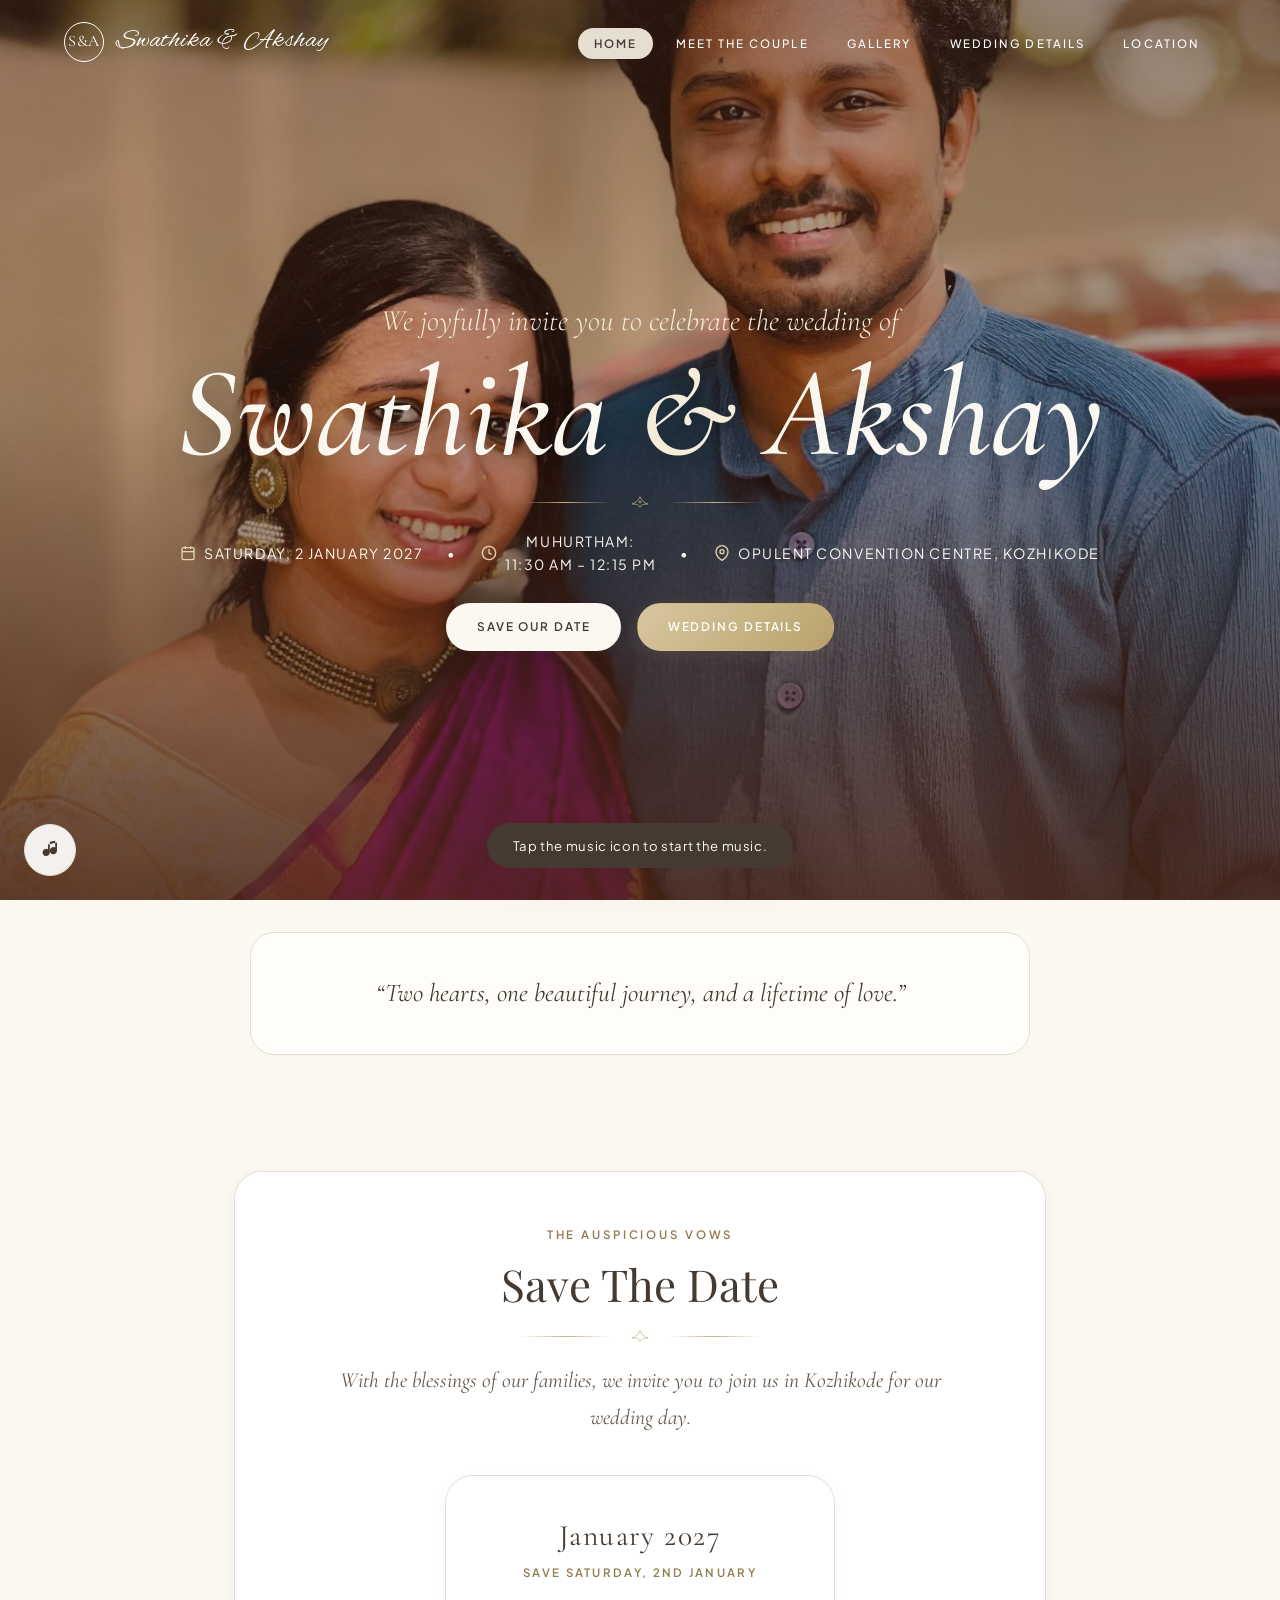
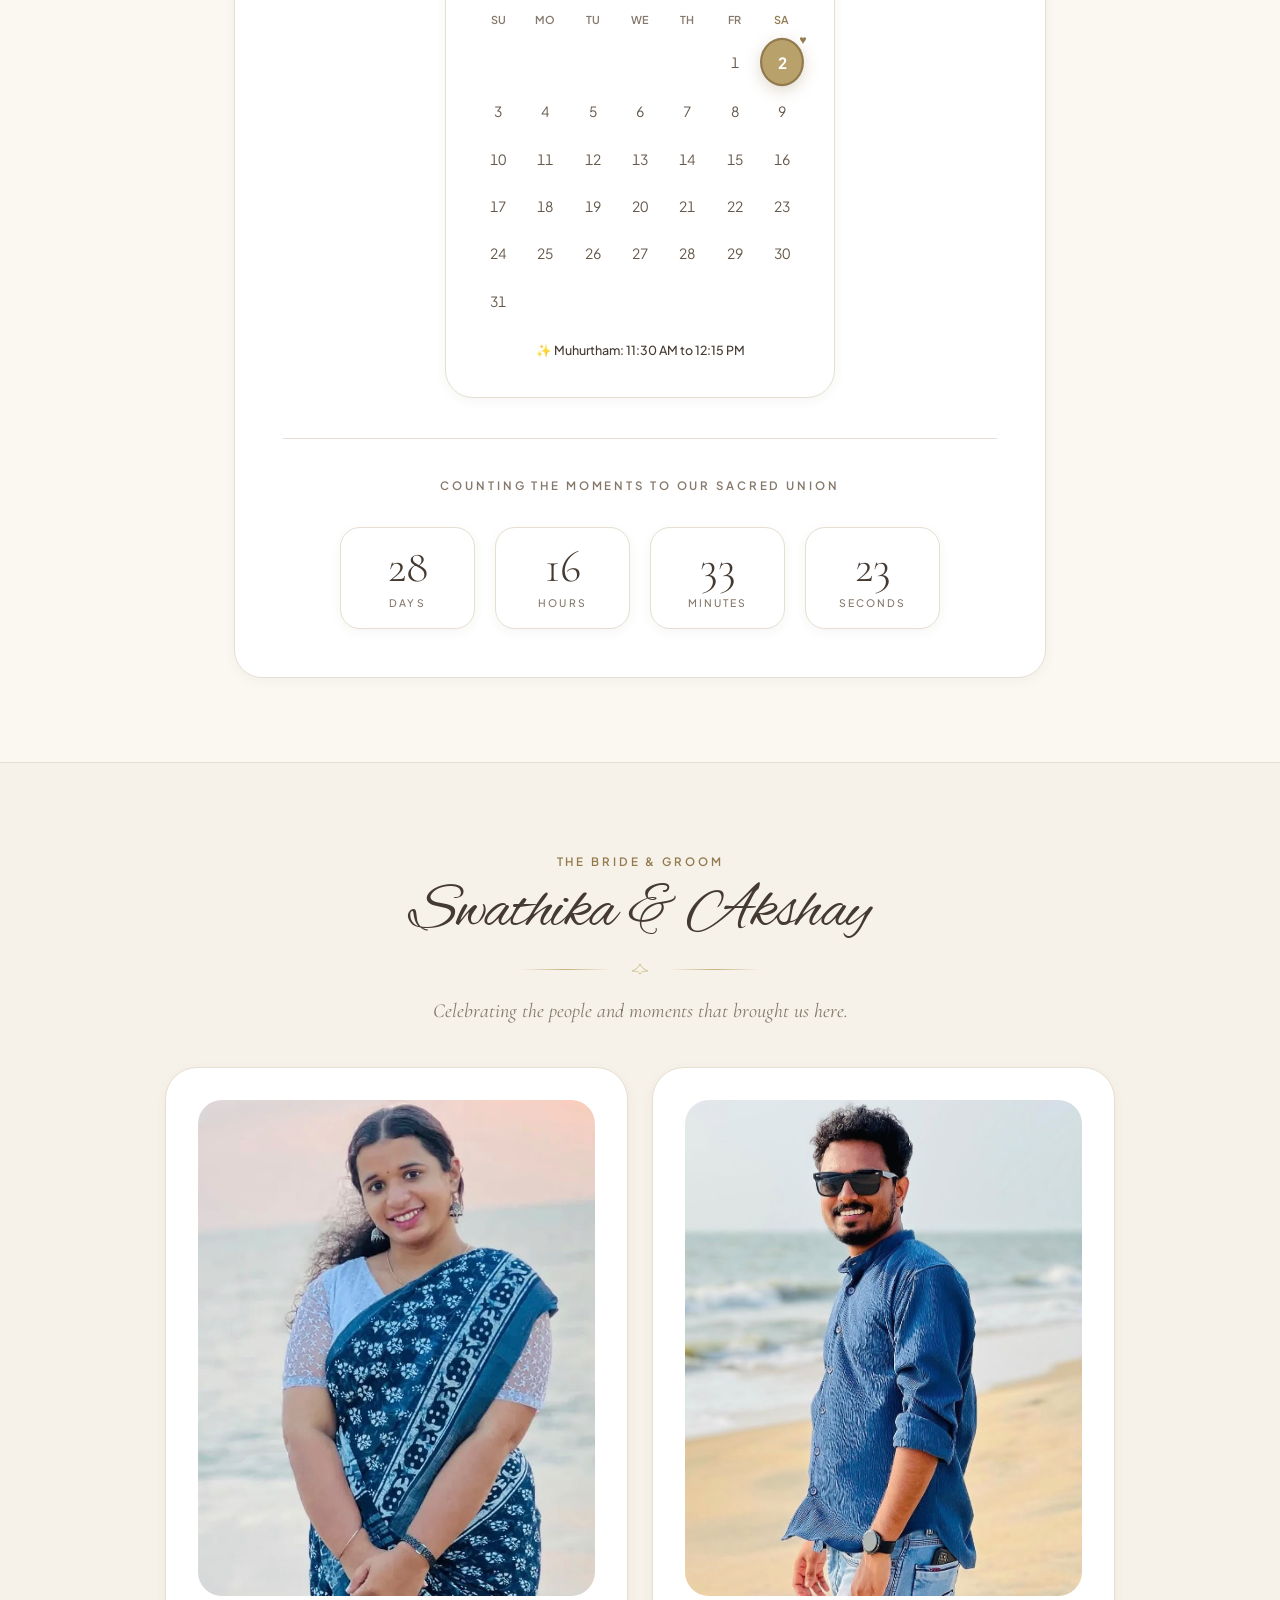
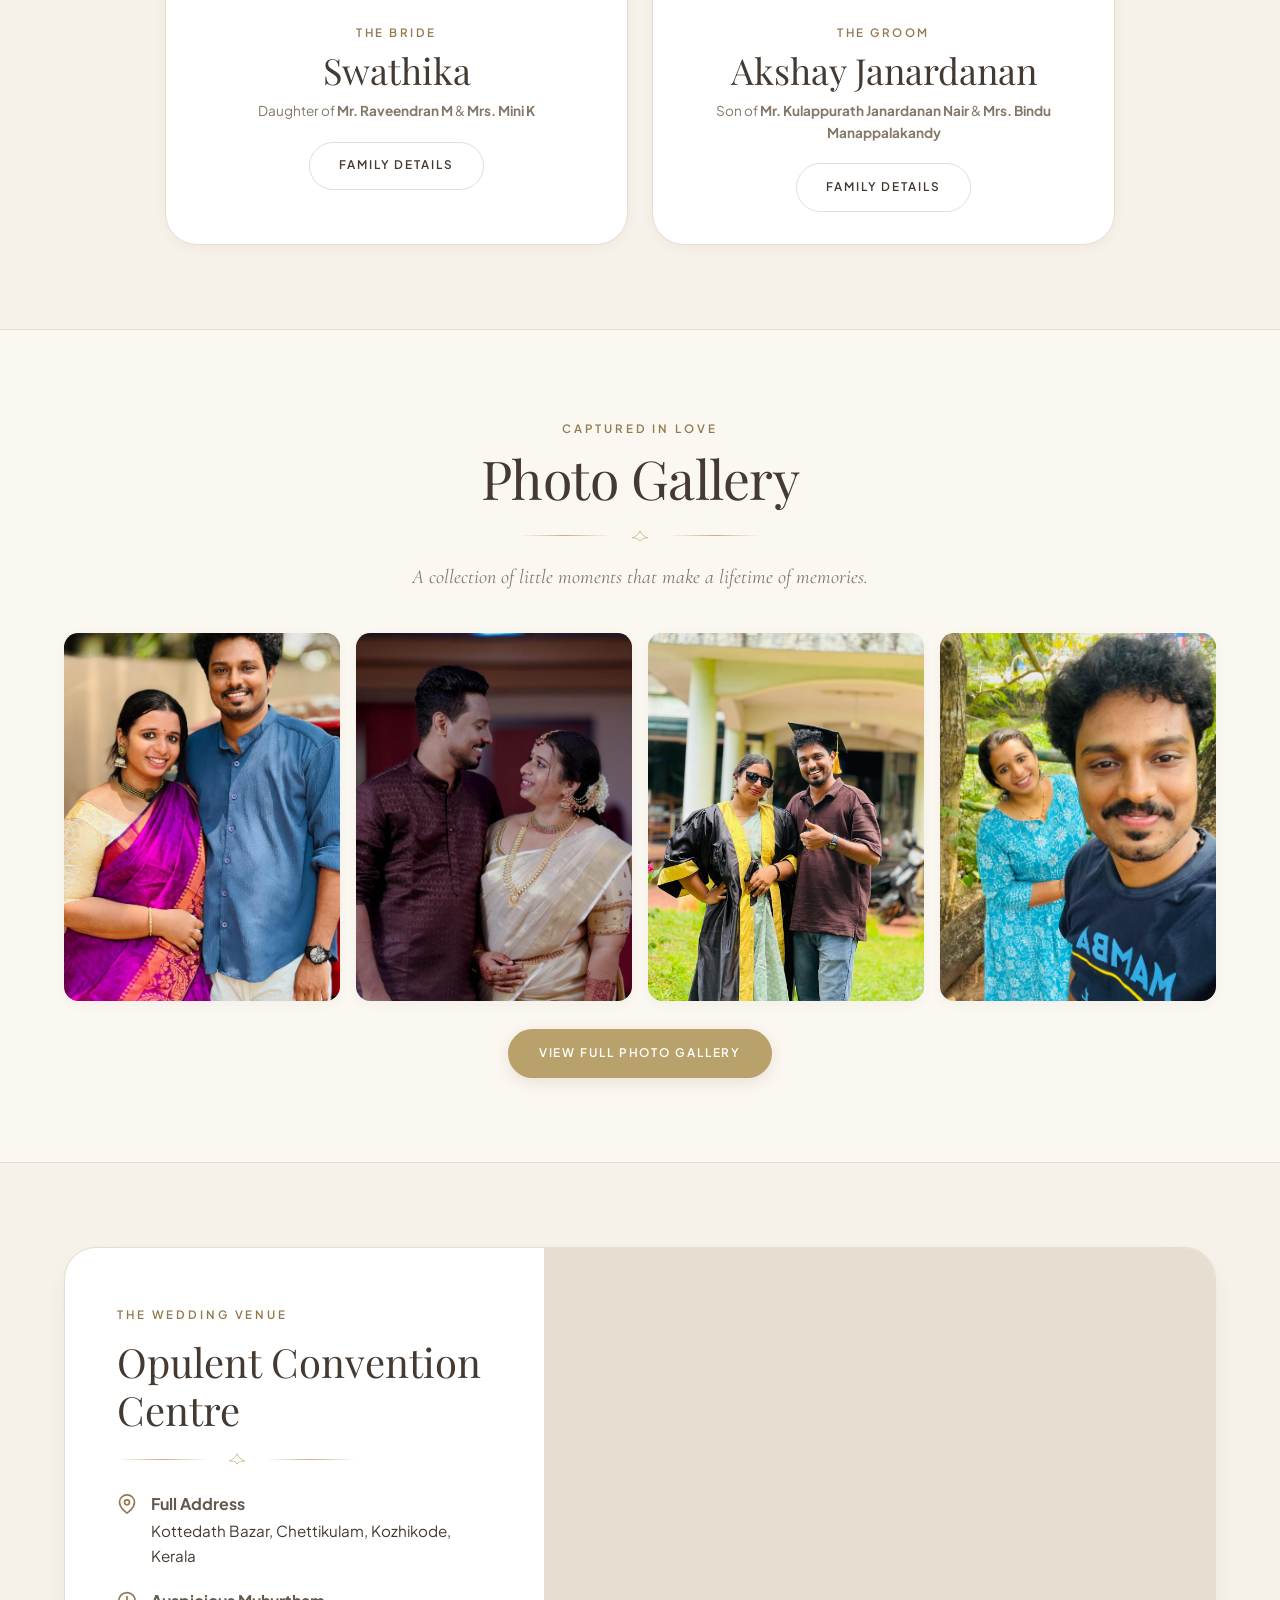
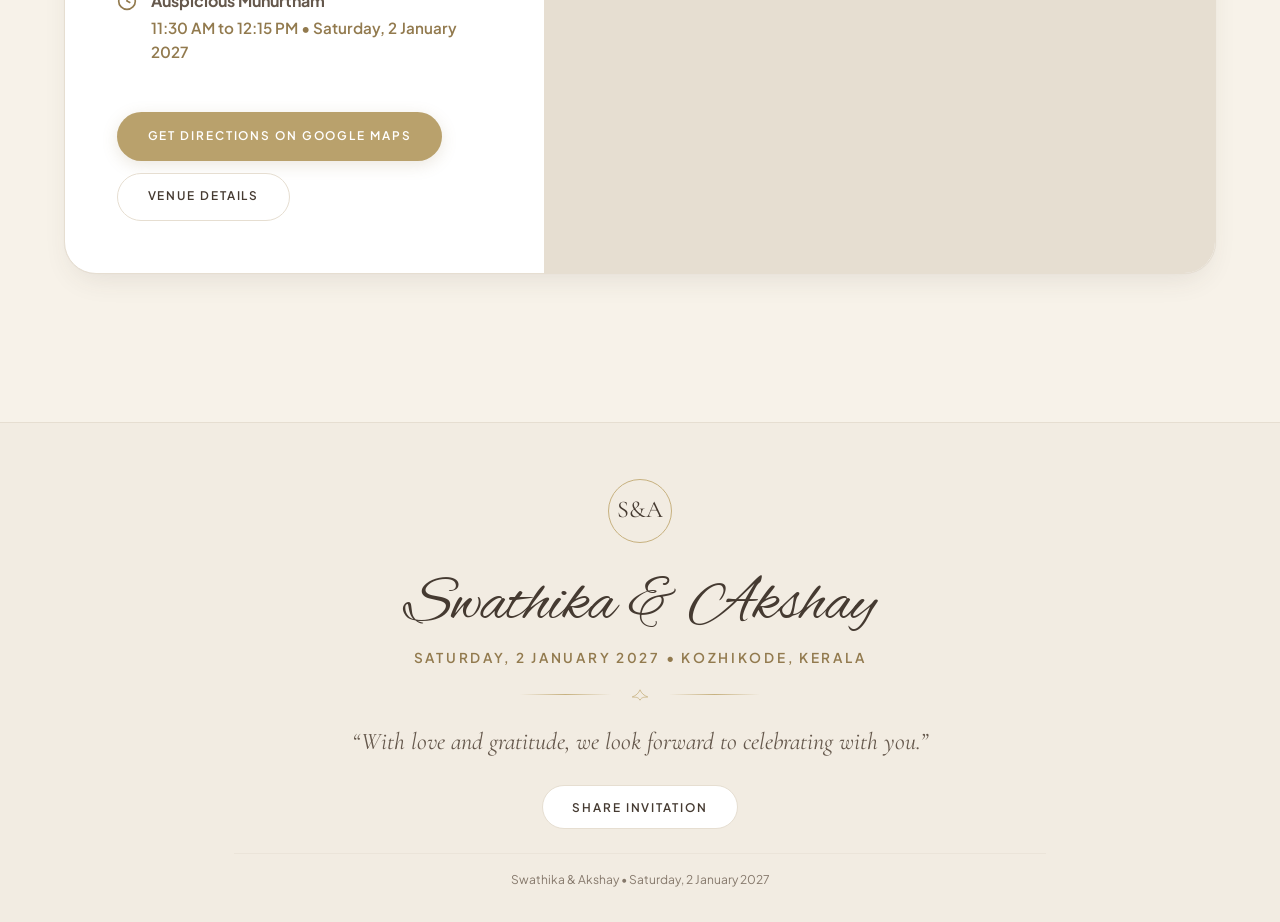
<file: index.html>
<!DOCTYPE html>
<html lang="en">
<head>
  <meta charset="UTF-8">
  <meta name="viewport" content="width=device-width, initial-scale=1.0">
  <meta name="description" content="Wedding celebration invitation for Swathika & Akshay Janardanan on Saturday, 2 January 2027 at Opulent Convention Centre, Kozhikode.">
  <meta property="og:title" content="Swathika & Akshay Janardanan — Wedding Invitation">
  <meta property="og:description" content="Two hearts, one beautiful journey, and a lifetime of love. Join Swathika and Akshay on 2 January 2027 in Kozhikode.">
  <title>Swathika &amp; Akshay Janardanan | Wedding Celebration</title>

  <!-- Google Fonts: Cormorant Garamond, Playfair Display, Plus Jakarta Sans, Alex Brush -->
  <link rel="preconnect" href="https://fonts.googleapis.com">
  <link rel="preconnect" href="https://fonts.gstatic.com" crossorigin>
  <link href="https://fonts.googleapis.com/css2?family=Alex+Brush&family=Cormorant+Garamond:ital,wght@0,300;0,400;0,500;0,600;1,300;1,400;1,500&family=Playfair+Display:ital,wght@0,400;0,500;0,600;1,400&family=Plus+Jakarta+Sans:wght@300;400;500;600;700&display=swap" rel="stylesheet">

  <link rel="stylesheet" href="style.css">
  <link rel="icon" type="image/svg+xml" href="data:image/svg+xml,%3Csvg xmlns='http://www.w3.org/2000/svg' viewBox='0 0 100 100'%3E%3Ccircle cx='50' cy='50' r='46' fill='%23F8F5EF' stroke='%23C5A059' stroke-width='2'/%3E%3Cpath d='M50 24 C42 34 32 44 26 58 C22 66 26 76 36 78 C44 79 48 72 50 66 C52 72 56 79 64 78 C74 76 78 66 74 58 C68 44 58 34 50 24 Z' fill='none' stroke='%2351453E' stroke-width='1.5'/%3E%3Ctext x='50' y='92' font-family='serif' font-size='11' text-anchor='middle' fill='%2351453E'%3ES %26 A%3C/text%3E%3C/svg%3E">
</head>
<body>

  <!-- =========================================================================
       NAVIGATION BAR
       ========================================================================= -->
  <header class="header-nav header-hero">
    <div class="container nav-container">
      <a href="index.html" class="nav-brand" aria-label="Swathika and Akshay Wedding Home">
        <div class="brand-monogram">S&amp;A</div>
        <span class="brand-names">Swathika &amp; Akshay</span>
      </a>

      <!-- Desktop Navigation Menu -->
      <ul class="nav-menu">
        <li><a href="index.html" class="nav-link active">Home</a></li>
        <li><a href="meet-the-couple.html" class="nav-link">Meet the Couple</a></li>
        <li><a href="gallery.html" class="nav-link">Gallery</a></li>
        <li><a href="wedding-details.html" class="nav-link">Wedding Details</a></li>
        <li><a href="location.html" class="nav-link">Location</a></li>
      </ul>
      <button class="mobile-menu-toggle" type="button" aria-label="Open navigation menu" aria-controls="mobile-navigation" aria-expanded="false">
        <svg viewBox="0 0 24 24" fill="none" stroke="currentColor" stroke-width="1.8" stroke-linecap="round" aria-hidden="true">
          <path d="M4 7h16M4 12h16M4 17h16"></path>
        </svg>
      </button>
    </div>
  </header>

  <!-- Mobile Drawer Menu -->
  <nav id="mobile-navigation" class="mobile-nav-drawer" aria-label="Mobile navigation" aria-hidden="true" inert>
    <a href="index.html" class="mobile-nav-link active">Home</a>
    <a href="meet-the-couple.html" class="mobile-nav-link">Meet the Couple</a>
    <a href="gallery.html" class="mobile-nav-link">Gallery</a>
    <a href="wedding-details.html" class="mobile-nav-link">Wedding Details</a>
    <a href="location.html" class="mobile-nav-link">Location</a>
  </nav>

  <main>
    <!-- =========================================================================
         1. FULL-SCREEN HERO SECTION
         ========================================================================= -->
    <section class="hero-section">
      <div class="hero-background">
        <!-- Couple Hero Photo (easily replaced by placing your photo at images/couple-hero.jpg) -->
        <img src="images/couple-1.jpg" alt="Swathika and Akshay Janardanan">
      </div>
      <div class="hero-overlay"></div>

      <div class="hero-content">
        <!-- Subheading -->
        <p class="hero-subheading">
          We joyfully invite you to celebrate the wedding of
        </p>

        <!-- Couple Names -->
        <h1 class="hero-names">
          Swathika <span class="hero-ampersand">&amp;</span> Akshay
        </h1>

        <!-- Floral botanical divider -->
        <div class="floral-divider">
          <svg viewBox="0 0 40 20">
            <path d="M20 2 C18 7 14 11 8 13 C12 14 17 12 20 18 C23 12 28 14 32 13 C26 11 22 7 20 2 Z"/>
            <circle cx="20" cy="10" r="1.5"/>
          </svg>
        </div>

        <!-- Wedding Date, Muhurtham & Venue -->
        <div class="hero-details">
          <div class="hero-detail-item">
            <svg viewBox="0 0 24 24" fill="none" stroke="currentColor" stroke-width="2"><rect x="3" y="4" width="18" height="18" rx="2"></rect><line x1="16" y1="2" x2="16" y2="6"></line><line x1="8" y1="2" x2="8" y2="6"></line><line x1="3" y1="10" x2="21" y2="10"></line></svg>
            <span>Saturday, 2 January 2027</span>
          </div>
          <span>•</span>
          <div class="hero-detail-item">
            <svg viewBox="0 0 24 24" fill="none" stroke="currentColor" stroke-width="2"><circle cx="12" cy="12" r="10"></circle><polyline points="12 6 12 12 16 14"></polyline></svg>
            <span>Muhurtham: <br>11:30 AM – 12:15 PM</span>
          </div>
          <span>•</span>
          <div class="hero-detail-item">
            <svg viewBox="0 0 24 24" fill="none" stroke="currentColor" stroke-width="2"><path d="M21 10c0 7-9 13-9 13s-9-6-9-13a9 9 0 0 1 18 0z"></path><circle cx="12" cy="10" r="3"></circle></svg>
            <span>Opulent Convention Centre, Kozhikode</span>
          </div>
        </div>

        <!-- Action Buttons -->
        <div class="hero-actions">
          <a href="#save-the-date" class="btn btn-light">Save Our Date</a>
          <a href="wedding-details.html" class="btn btn-gold">Wedding Details</a>
        </div>
      </div>

    </section>

    <!-- =========================================================================
         EDITORIAL QUOTE #1
         ========================================================================= -->
    <div class="container container-narrow">
      <div class="editorial-quote-box">
        <p>“Two hearts, one beautiful journey, and a lifetime of love.”</p>
      </div>
    </div>

    <!-- =========================================================================
         SAVE THE DATE, JANUARY 2027 CALENDAR & LIVE COUNTDOWN
         ========================================================================= -->
    <section id="save-the-date" class="section home-save-date">
      <div class="container container-narrow">
        <div class="luxury-card save-date-card">
          <span class="eyebrow">The Auspicious Vows</span>
          <h2 style="font-size: 2.75rem; margin: 0.35rem 0 0.5rem 0;">Save The Date</h2>
          
          <div class="floral-divider">
            <svg viewBox="0 0 40 20"><path d="M20 2 C18 7 14 11 8 13 C12 14 17 12 20 18 C23 12 28 14 32 13 C26 11 22 7 20 2 Z"/></svg>
          </div>

          <p style="font-family: var(--font-serif); font-style: italic; font-size: 1.35rem; color: var(--color-brown); max-width: 650px; margin: 1rem auto; line-height: 1.7;">
            With the blessings of our families, we invite you to join us in Kozhikode for our wedding day.
          </p>

          <!-- =================================================================
               ACCURATE JANUARY 2027 CALENDAR (Saturday, January 2 Highlighted)
               January 1, 2027 is Friday. January 2, 2027 is Saturday.
               ================================================================= -->
          <div class="calendar-card">
            <div class="calendar-header">January 2027</div>
            <div class="calendar-sub">Save Saturday, 2nd January</div>
            
            <div class="calendar-grid">
              <!-- Weekday Headers -->
              <div class="cal-day-name">Su</div>
              <div class="cal-day-name">Mo</div>
              <div class="cal-day-name">Tu</div>
              <div class="cal-day-name">We</div>
              <div class="cal-day-name">Th</div>
              <div class="cal-day-name">Fr</div>
              <div class="cal-day-name" style="color: var(--color-gold-dark);">Sa</div>

              <!-- Week 1: Jan 1 starts on Friday -->
              <div class="cal-date empty"></div>
              <div class="cal-date empty"></div>
              <div class="cal-date empty"></div>
              <div class="cal-date empty"></div>
              <div class="cal-date empty"></div>
              <div class="cal-date">1</div>
              <!-- HIGHLIGHTED WEDDING DAY: SATURDAY 2 JANUARY -->
              <div class="cal-date wedding-day" title="Wedding Day of Swathika & Akshay Janardanan!">2</div>

              <!-- Week 2 -->
              <div class="cal-date">3</div>
              <div class="cal-date">4</div>
              <div class="cal-date">5</div>
              <div class="cal-date">6</div>
              <div class="cal-date">7</div>
              <div class="cal-date">8</div>
              <div class="cal-date">9</div>

              <!-- Week 3 -->
              <div class="cal-date">10</div>
              <div class="cal-date">11</div>
              <div class="cal-date">12</div>
              <div class="cal-date">13</div>
              <div class="cal-date">14</div>
              <div class="cal-date">15</div>
              <div class="cal-date">16</div>

              <!-- Week 4 -->
              <div class="cal-date">17</div>
              <div class="cal-date">18</div>
              <div class="cal-date">19</div>
              <div class="cal-date">20</div>
              <div class="cal-date">21</div>
              <div class="cal-date">22</div>
              <div class="cal-date">23</div>

              <!-- Week 5 -->
              <div class="cal-date">24</div>
              <div class="cal-date">25</div>
              <div class="cal-date">26</div>
              <div class="cal-date">27</div>
              <div class="cal-date">28</div>
              <div class="cal-date">29</div>
              <div class="cal-date">30</div>

              <!-- Week 6 -->
              <div class="cal-date">31</div>
              <div class="cal-date empty"></div>
              <div class="cal-date empty"></div>
              <div class="cal-date empty"></div>
              <div class="cal-date empty"></div>
              <div class="cal-date empty"></div>
              <div class="cal-date empty"></div>
            </div>

            <div style="margin-top: 1.25rem; font-size: 0.78rem; color: var(--color-brown-dark); font-weight: 500;">
              ✨ Muhurtham: 11:30 AM to 12:15 PM
            </div>
          </div>

          <!-- Live Countdown to Muhurtham (2 Jan 2027, 11:30 AM) -->
          <div style="margin-top: 2rem; padding-top: 2rem; border-top: 1px solid var(--color-beige);">
            <span class="eyebrow" style="color: var(--color-brown-light);">Counting the Moments to Our Sacred Union</span>
            <div class="countdown-grid">
              <div class="countdown-box">
                <div class="countdown-num" id="cd-days">00</div>
                <div class="countdown-label">Days</div>
              </div>
              <div class="countdown-box">
                <div class="countdown-num" id="cd-hours">00</div>
                <div class="countdown-label">Hours</div>
              </div>
              <div class="countdown-box">
                <div class="countdown-num" id="cd-minutes">00</div>
                <div class="countdown-label">Minutes</div>
              </div>
              <div class="countdown-box">
                <div class="countdown-num" id="cd-seconds">00</div>
                <div class="countdown-label">Seconds</div>
              </div>
            </div>
          </div>
        </div>
      </div>
    </section>

    <!-- =========================================================================
         MEET THE COUPLE TEASER
         ========================================================================= -->
    <section class="section" style="background-color: var(--color-beige-light); border-top: 1px solid var(--color-beige); border-bottom: 1px solid var(--color-beige);">
      <div class="container">
        <div class="section-title-wrap">
          <span class="eyebrow">The Bride &amp; Groom</span>
          <h2 class="section-title couple-names">Swathika &amp; Akshay</h2>
          <div class="floral-divider">
            <svg viewBox="0 0 40 20"><path d="M20 2 C18 7 14 11 8 13 C12 14 17 12 20 18 C23 12 28 14 32 13 C26 11 22 7 20 2 Z"/></svg>
          </div>
          <p class="section-subtitle">Celebrating the people and moments that brought us here.</p>
        </div>

        <div class="home-profiles-grid">
          <!-- Bride Portrait Card -->
          <div class="profile-card">
            <div class="profile-photo">
              <img src="images/Bride.jpeg" alt="Swathika - The Bride">
            </div>
            <span class="profile-role">The Bride</span>
            <h3 class="profile-name">Swathika</h3>
            <p class="profile-parents">
              Daughter of <strong> Mr. Raveendran M</strong> &amp; <strong>Mrs. Mini K</strong>
            </p>
            <a href="meet-the-couple.html#bride-family" class="btn btn-secondary">Family Details</a>
          </div>

          <!-- Groom Portrait Card -->
          <div class="profile-card">
            <div class="profile-photo">
              <img src="images/Groom.jpeg" alt="Akshay Janardanan - The Groom">
            </div>
            <span class="profile-role">The Groom</span>
            <h3 class="profile-name">Akshay Janardanan</h3>
            <p class="profile-parents">
              Son of <strong>Mr. Kulappurath Janardanan Nair</strong> &amp; <strong>Mrs. Bindu Manappalakandy</strong>
            </p>
            <a href="meet-the-couple.html#groom-family" class="btn btn-secondary">Family Details</a>
          </div>
        </div>
      </div>
    </section>

    <!-- =========================================================================
         GALLERY HIGHLIGHT STRIP
         ========================================================================= -->
    <section class="section">
      <div class="container">
        <div class="section-title-wrap">
          <span class="eyebrow">Captured In Love</span>
          <h2 class="section-title">Photo Gallery</h2>
          <div class="floral-divider">
            <svg viewBox="0 0 40 20"><path d="M20 2 C18 7 14 11 8 13 C12 14 17 12 20 18 C23 12 28 14 32 13 C26 11 22 7 20 2 Z"/></svg>
          </div>
          <p class="section-subtitle">A collection of little moments that make a lifetime of memories.</p>
        </div>

        <div class="home-gallery-grid">
          <a href="gallery.html?photo=couple-1.jpg" class="gallery-card aspect-portrait">
            <div class="gallery-image-wrap">
              <img src="images/couple-1.jpg" alt="Swathika & Akshay">
            </div>
            <div class="gallery-overlay">
              <span class="gallery-tag">Couple Portrait</span>
              <h4 class="gallery-card-title">Swathika &amp; Akshay</h4>
            </div>
          </a>

          <a href="gallery.html?photo=couple-4.jpg" class="gallery-card aspect-portrait">
            <div class="gallery-image-wrap">
              <img src="images/couple-4.jpg" alt="Us - Swathika and Akshay">
            </div>
            <div class="gallery-overlay">
              <span class="gallery-tag">Engagement</span>
              <h4 class="gallery-card-title">Swathika &amp; Akshay</h4>
            </div>
          </a>

          <a href="gallery.html?photo=couple-5.jpg" class="gallery-card aspect-portrait">
            <div class="gallery-image-wrap">
              <img src="images/couple-5.jpg" alt="Happiest Moments">
            </div>
            <div class="gallery-overlay">
              <span class="gallery-tag">Graduation</span>
              <h4 class="gallery-card-title">Celebrating Milestones</h4>
            </div>
          </a>

          <a href="gallery.html?photo=couple-2.jpg" class="gallery-card aspect-portrait">
            <div class="gallery-image-wrap">
              <img src="images/couple-2.jpg" alt="A Lifetime of Love">
            </div>
            <div class="gallery-overlay">
              <span class="gallery-tag">Forever Together</span>
              <h4 class="gallery-card-title">Cherished Moments</h4>
            </div>
          </a>
        </div>

        <div class="home-gallery-cta">
          <a href="gallery.html" class="btn btn-primary">View Full Photo Gallery</a>
        </div>
      </div>
    </section>

    <!-- =========================================================================
         VENUE & LOCATION PREVIEW
         ========================================================================= -->
    <section class="section" style="background-color: var(--color-beige-light); border-top: 1px solid var(--color-beige);">
      <div class="container">
        <div class="location-hero-card">
          <div class="location-info-pane">
            <div>
              <span class="eyebrow">The Wedding Venue</span>
              <h2 class="venue-name">Opulent Convention Centre</h2>
              
              <div class="floral-divider" style="margin-left: 0;">
                <svg viewBox="0 0 40 20"><path d="M20 2 C18 7 14 11 8 13 C12 14 17 12 20 18 C23 12 28 14 32 13 C26 11 22 7 20 2 Z"/></svg>
              </div>

              <div class="location-details-list">
                <div class="location-detail-row">
                  <svg viewBox="0 0 24 24" fill="none" stroke="currentColor" stroke-width="2"><path d="M21 10c0 7-9 13-9 13s-9-6-9-13a9 9 0 0 1 18 0z"></path><circle cx="12" cy="10" r="3"></circle></svg>
                  <div>
                    <strong>Full Address</strong>
                    <p style="font-size: 0.95rem; color: var(--color-brown-dark); margin-top: 0.15rem;">
                      Kottedath Bazar, Chettikulam, Kozhikode, Kerala
                    </p>
                  </div>
                </div>

                <div class="location-detail-row">
                  <svg viewBox="0 0 24 24" fill="none" stroke="currentColor" stroke-width="2"><circle cx="12" cy="12" r="10"></circle><polyline points="12 6 12 12 16 14"></polyline></svg>
                  <div>
                    <strong>Auspicious Muhurtham</strong>
                    <p style="font-size: 0.95rem; color: var(--color-gold-dark); font-weight: 600; margin-top: 0.15rem;">
                      11:30 AM to 12:15 PM • Saturday, 2 January 2027
                    </p>
                  </div>
                </div>
              </div>
            </div>

            <div style="display: flex; flex-wrap: wrap; gap: 0.75rem; margin-top: 1.5rem;">
              <a href="https://www.google.com/maps/search/?api=1&query=Opulent+Convention+Centre+Kottedath+Bazar+Chettikulam+Kozhikode" target="_blank" rel="noopener noreferrer" class="btn btn-primary">
                Get Directions on Google Maps
              </a>
              <a href="location.html" class="btn btn-secondary">Venue Details</a>
            </div>
          </div>

          <div class="location-map-pane">
            <iframe
              title="Google Map of Opulent Convention Centre, Kozhikode"
              src="https://maps.google.com/maps?q=Opulent+Convention+Centre+Chettikulam+Kozhikode&t=&z=15&ie=UTF8&iwloc=&output=embed"
              allowfullscreen=""
              loading="lazy"
              referrerpolicy="no-referrer-when-downgrade">
            </iframe>
          </div>
        </div>
      </div>
    </section>
  </main>

  <!-- =========================================================================
       WEDDING INVITATION FOOTER
       ========================================================================= -->
  <footer class="wedding-footer">
    <div class="container container-narrow">
      <div class="footer-monogram">S&amp;A</div>
      <h2 class="footer-names">Swathika &amp; Akshay </h2>
      <p class="footer-date">Saturday, 2 January 2027 • Kozhikode, Kerala</p>

      <div class="floral-divider">
        <svg viewBox="0 0 40 20"><path d="M20 2 C18 7 14 11 8 13 C12 14 17 12 20 18 C23 12 28 14 32 13 C26 11 22 7 20 2 Z"/></svg>
      </div>

      <p class="footer-blessing">
        “With love and gratitude, we look forward to celebrating with you.”
      </p>

      <div style="margin: 1.5rem 0;">
        <button type="button" class="btn btn-secondary open-share-btn">Share Invitation</button>
      </div>


      <p class="footer-copy">
        Swathika &amp; Akshay  • Saturday, 2 January 2027
      </p>
    </div>
  </footer>

  <!-- =========================================================================
       SHARE MODAL (Vanilla JS)
       ========================================================================= -->
  <div id="share-modal" class="modal-backdrop" role="dialog" aria-modal="true" aria-labelledby="share-modal-title">
    <div class="modal-box share-modal-box">
      <button id="share-close-btn" class="modal-close" type="button" aria-label="Close invitation sharing">
        <svg viewBox="0 0 24 24" width="22" height="22" stroke="currentColor" stroke-width="2" fill="none"><line x1="18" y1="6" x2="6" y2="18"></line><line x1="6" y1="6" x2="18" y2="18"></line></svg>
      </button>

      <div class="share-modal-header">
        <div class="share-modal-monogram" aria-hidden="true">S<span>&amp;</span>A</div>
        <span class="eyebrow">A joyful beginning</span>
        <h3 id="share-modal-title" class="share-modal-title">Share our invitation</h3>
        <p class="share-modal-copy">We would love for you to share our special day with family and friends.</p>
      </div>

      <div class="share-event-card">
        <span class="share-event-label">Swathika &amp; Akshay</span>
        <span>Saturday, 2 January 2027</span>
        <span>Opulent Convention Centre · Kozhikode</span>
      </div>

      <div class="share-options" aria-label="Choose how to share">
        <button id="share-whatsapp-btn" type="button" class="share-option">
          <span class="share-option-icon" aria-hidden="true">
            <svg viewBox="0 0 24 24" fill="none" stroke="currentColor" stroke-width="1.7" stroke-linecap="round" stroke-linejoin="round"><path d="M20.5 11.5a8.5 8.5 0 0 1-12.6 7.4L3 20l1.2-4.7A8.5 8.5 0 1 1 20.5 11.5Z"/><path d="M8.8 8.4c.2-.5.4-.5.7-.5h.5c.2 0 .4.1.5.4l.7 1.6c.1.2.1.4 0 .6l-.5.6c-.2.2-.2.4 0 .6.4.7 1 1.3 1.8 1.7.2.1.4.1.6-.1l.7-.8c.2-.2.4-.2.6-.1l1.5.7c.2.1.3.3.3.5 0 .4-.2 1-.6 1.3-.4.4-1 .6-1.6.5-1-.1-2.2-.7-3.4-1.7-1.3-1.1-2.2-2.5-2.4-3.5-.2-.7 0-1.4.4-1.8Z"/></svg>
          </span>
          <span class="share-option-text"><strong>WhatsApp</strong><small>Send a message</small></span>
          <span class="share-option-arrow" aria-hidden="true">↗</span>
        </button>
        <button id="share-email-btn" type="button" class="share-option">
          <span class="share-option-icon" aria-hidden="true">
            <svg viewBox="0 0 24 24" fill="none" stroke="currentColor" stroke-width="1.7" stroke-linecap="round" stroke-linejoin="round"><rect x="3" y="5" width="18" height="14" rx="2"/><path d="m4 7 8 6 8-6"/></svg>
          </span>
          <span class="share-option-text"><strong>Email</strong><small>Send an invitation</small></span>
          <span class="share-option-arrow" aria-hidden="true">↗</span>
        </button>
      </div>
    </div>
  </div>

  <audio id="background-music" src="images/agam-walk-of-the-bride-sita-kalyana-vaibhogame_cOOo2GeA.mp3" preload="none" loop></audio>
  <button id="music-toggle-btn" class="music-toggle-btn" type="button" aria-label="Play background music" aria-pressed="false">
    <svg viewBox="0 0 24 24" aria-hidden="true"><path d="M12 3v12.05A4 4 0 1 1 10 11.5V6.2l10-2.2v9.05A4 4 0 1 1 18 9.5V2l-6 1z"/></svg>
  </button>
  <script src="script.js"></script>
</body>
</html>
</file>
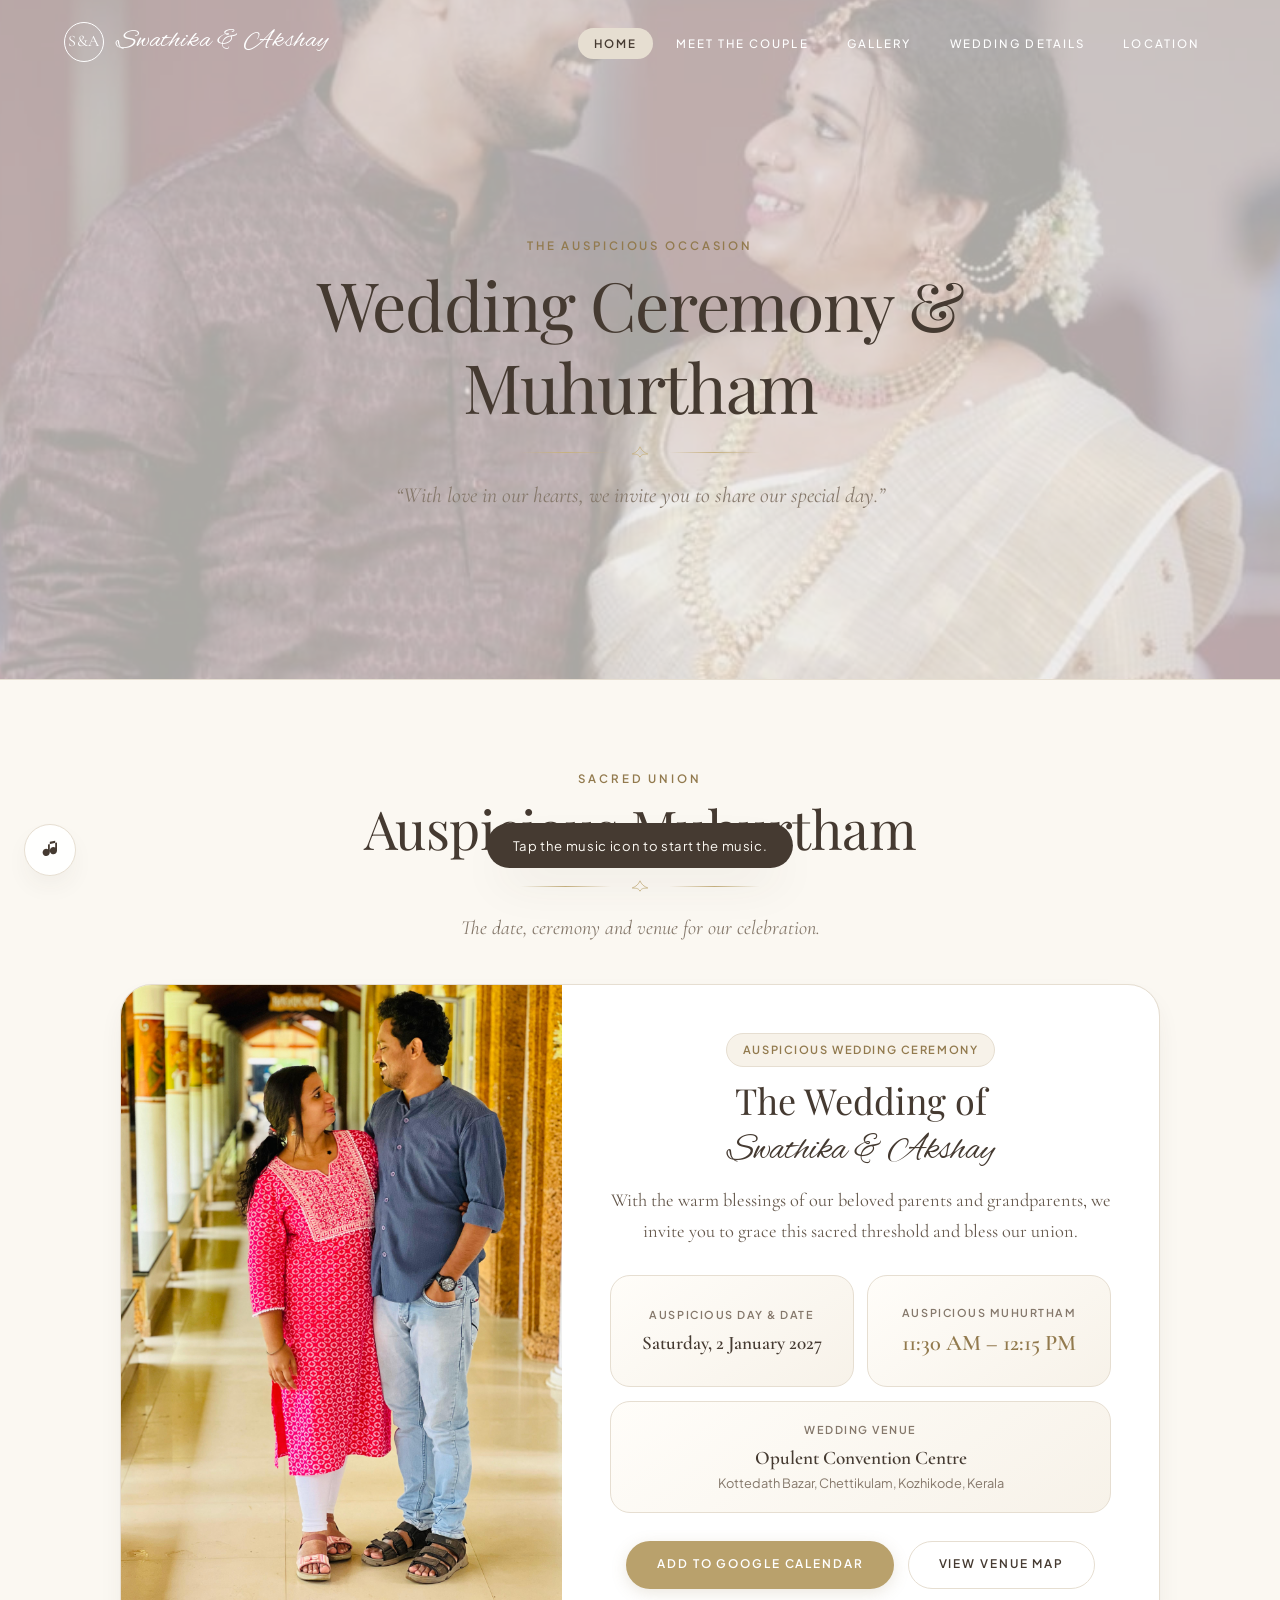
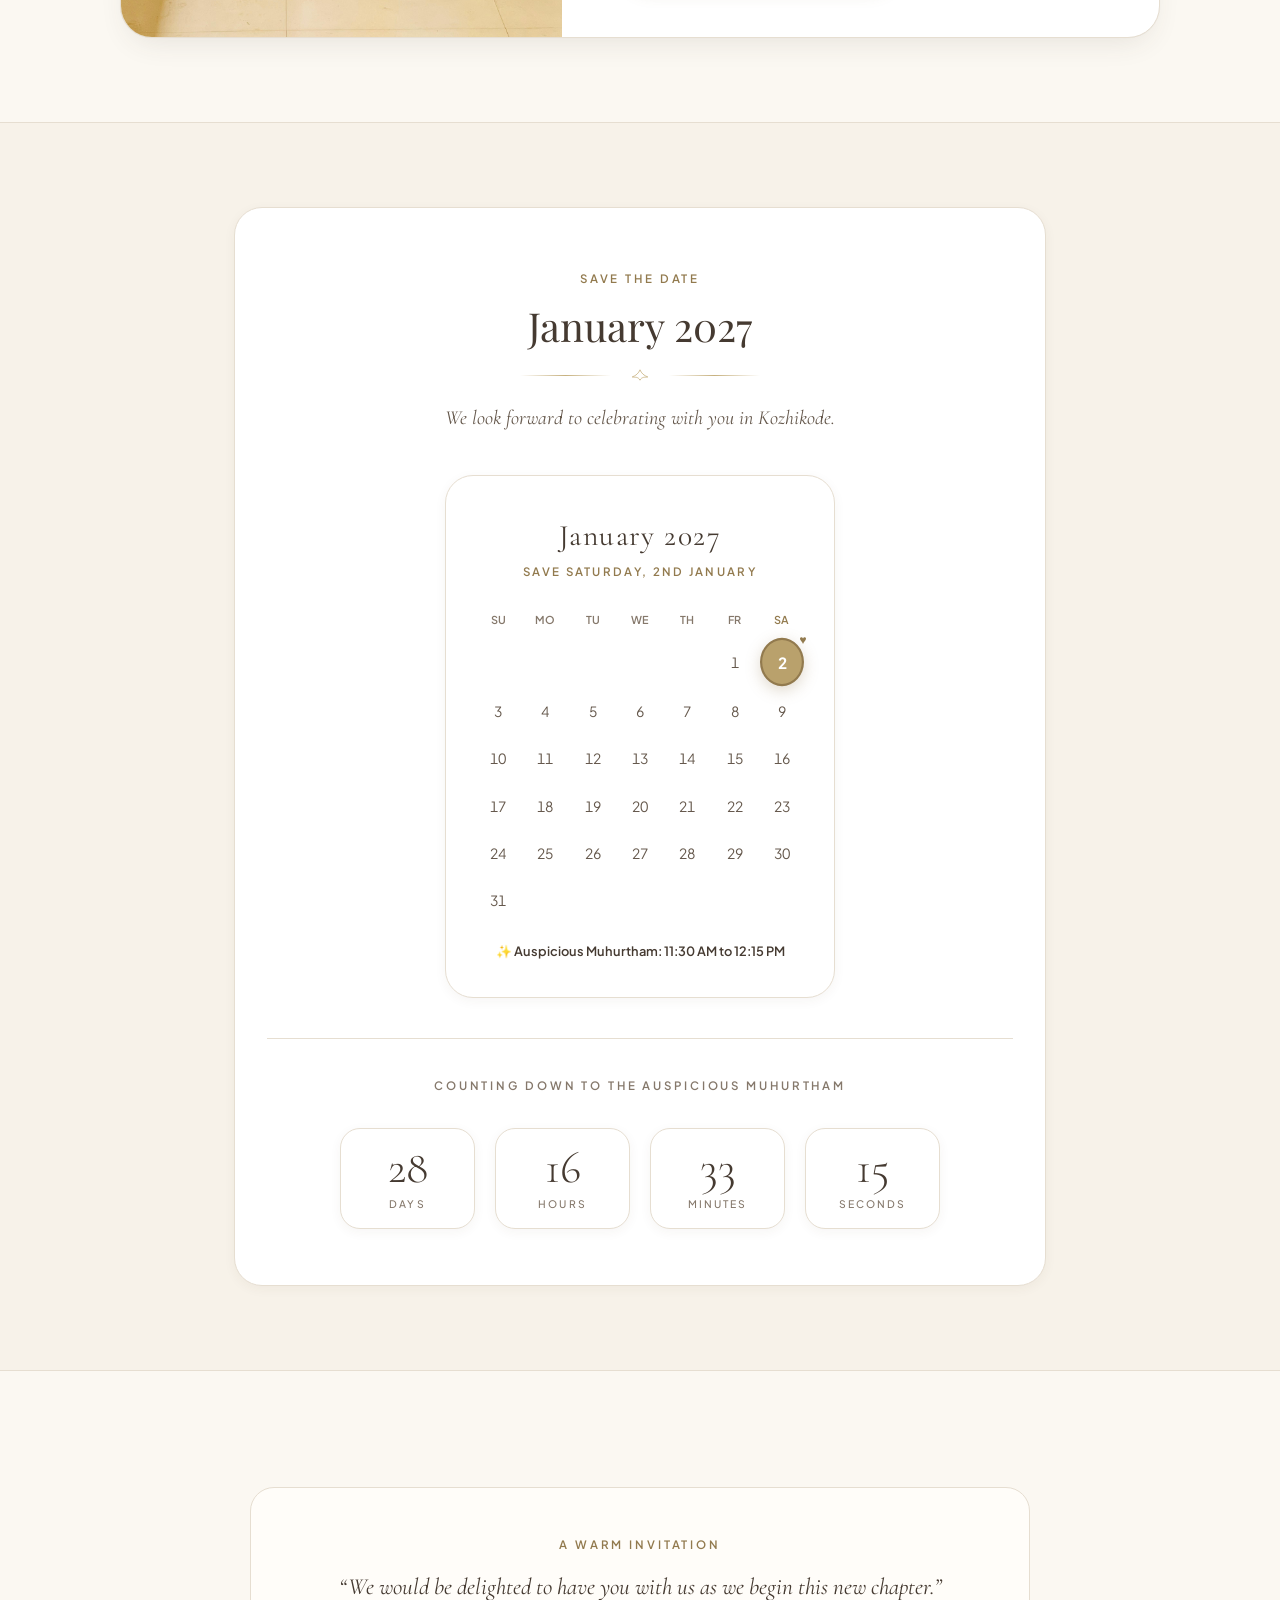
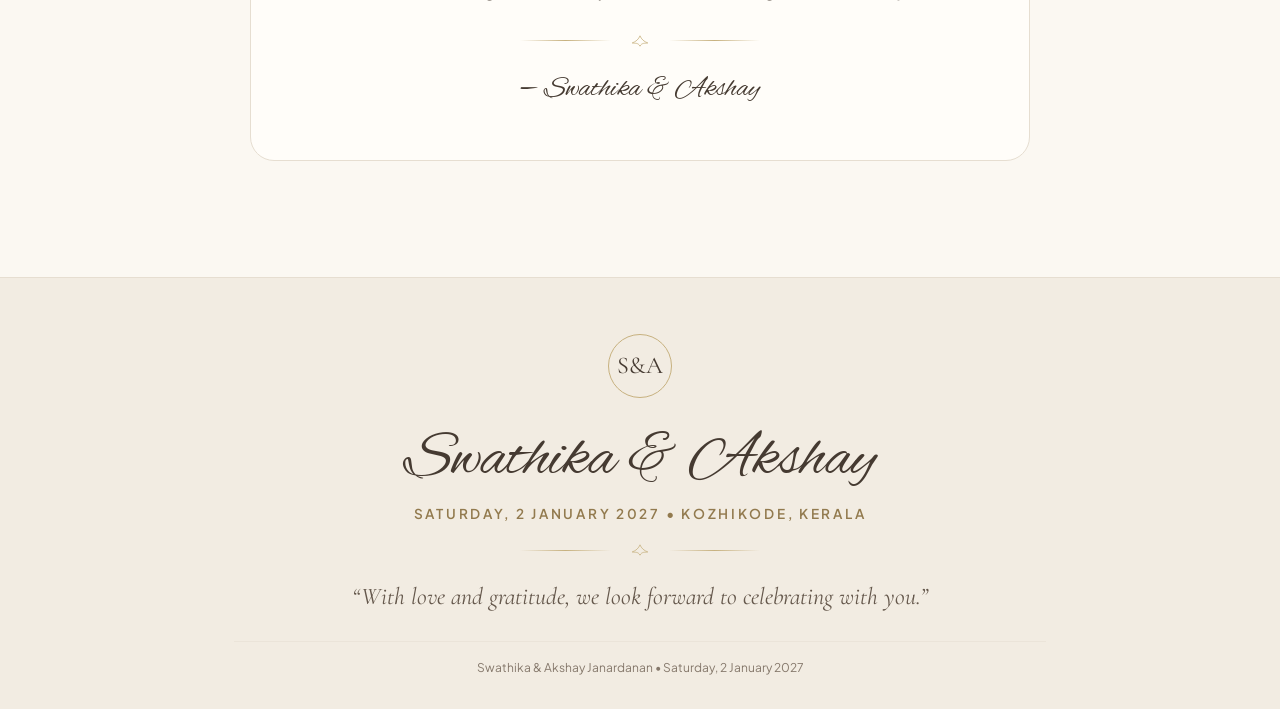
<file: events.html>
<!DOCTYPE html>
<html lang="en">
<head>
  <meta charset="UTF-8">
  <meta http-equiv="refresh" content="0; url=wedding-details.html">
  <title>Redirecting to Wedding Details...</title>
  <script>
    window.location.href = "wedding-details.html";
  </script>
</head>
<body style="font-family: serif; text-align: center; padding: 5rem 1rem; background-color: #F8F5EF; color: #51453E;">
  <p>Redirecting to <a href="wedding-details.html" style="color: #C5A059; font-weight: bold;">Wedding Details &amp; Muhurtham</a>...</p>
</body>
</html>
</file>
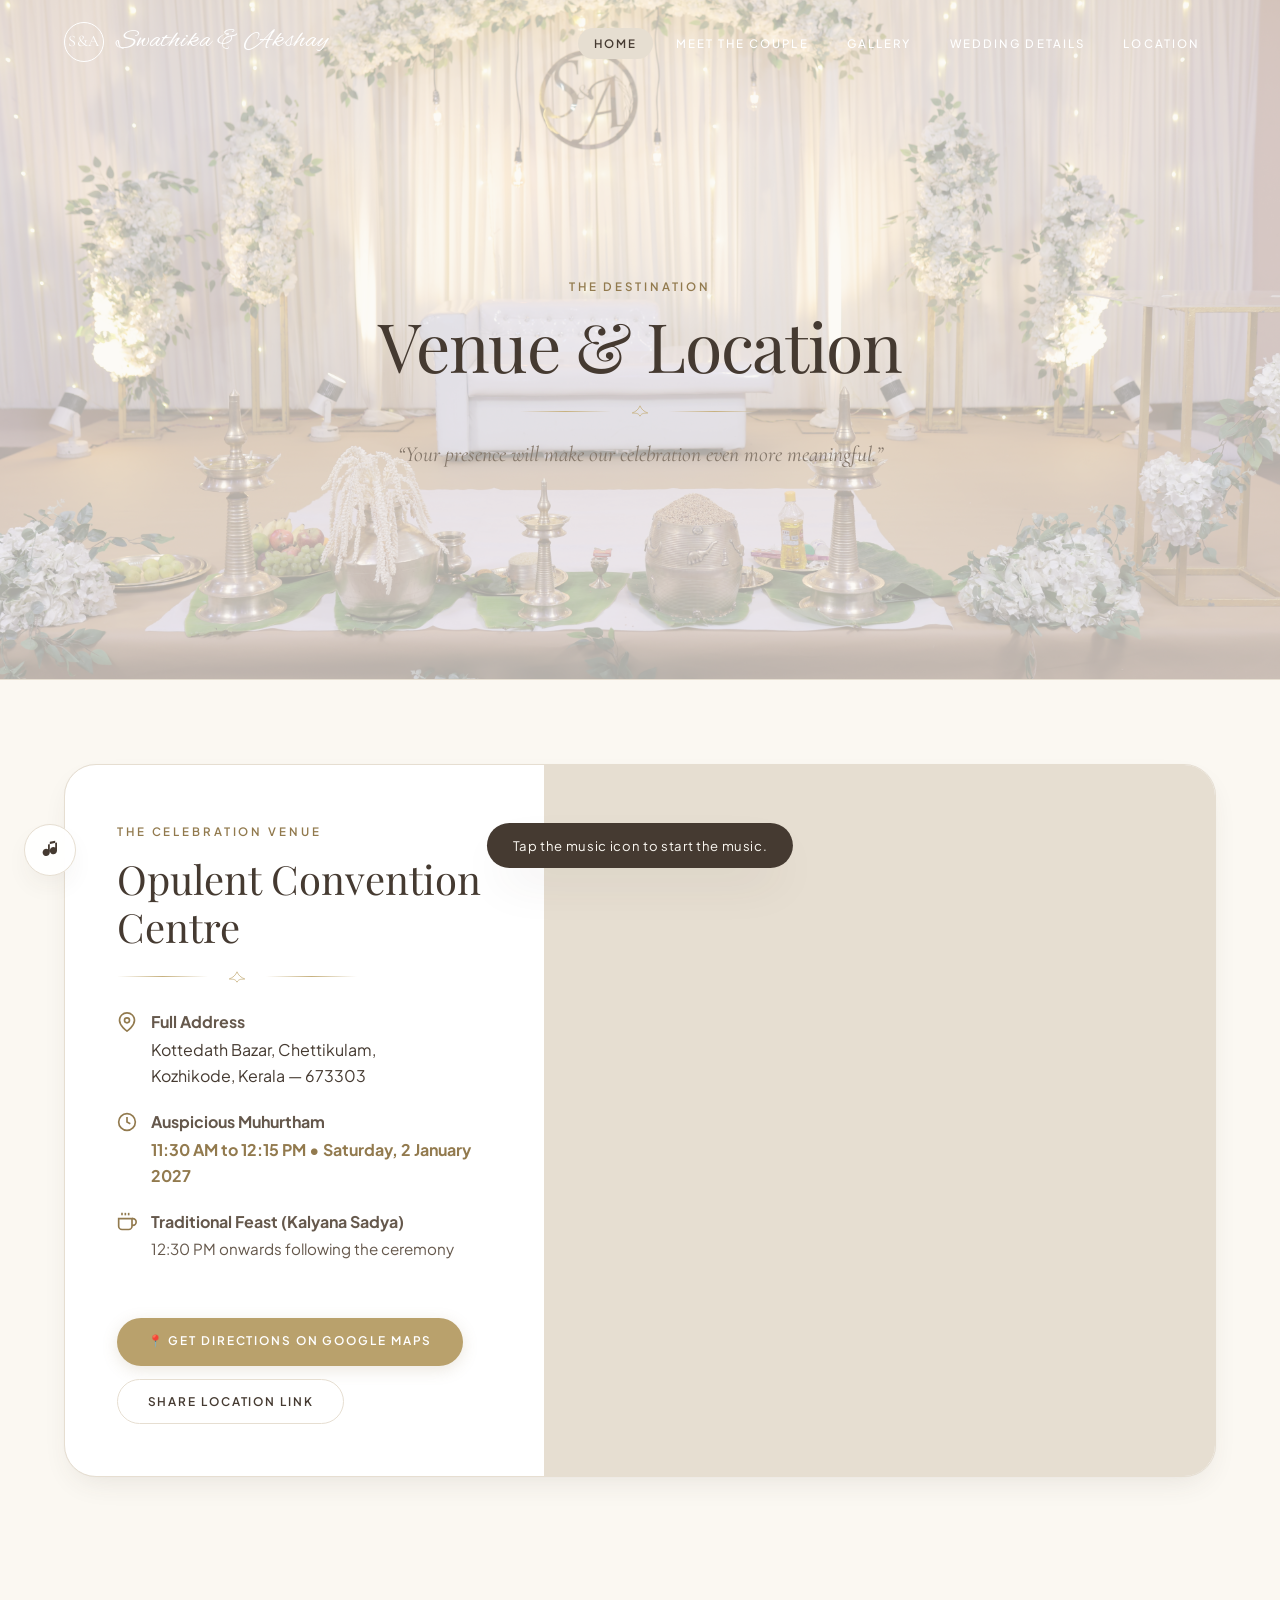
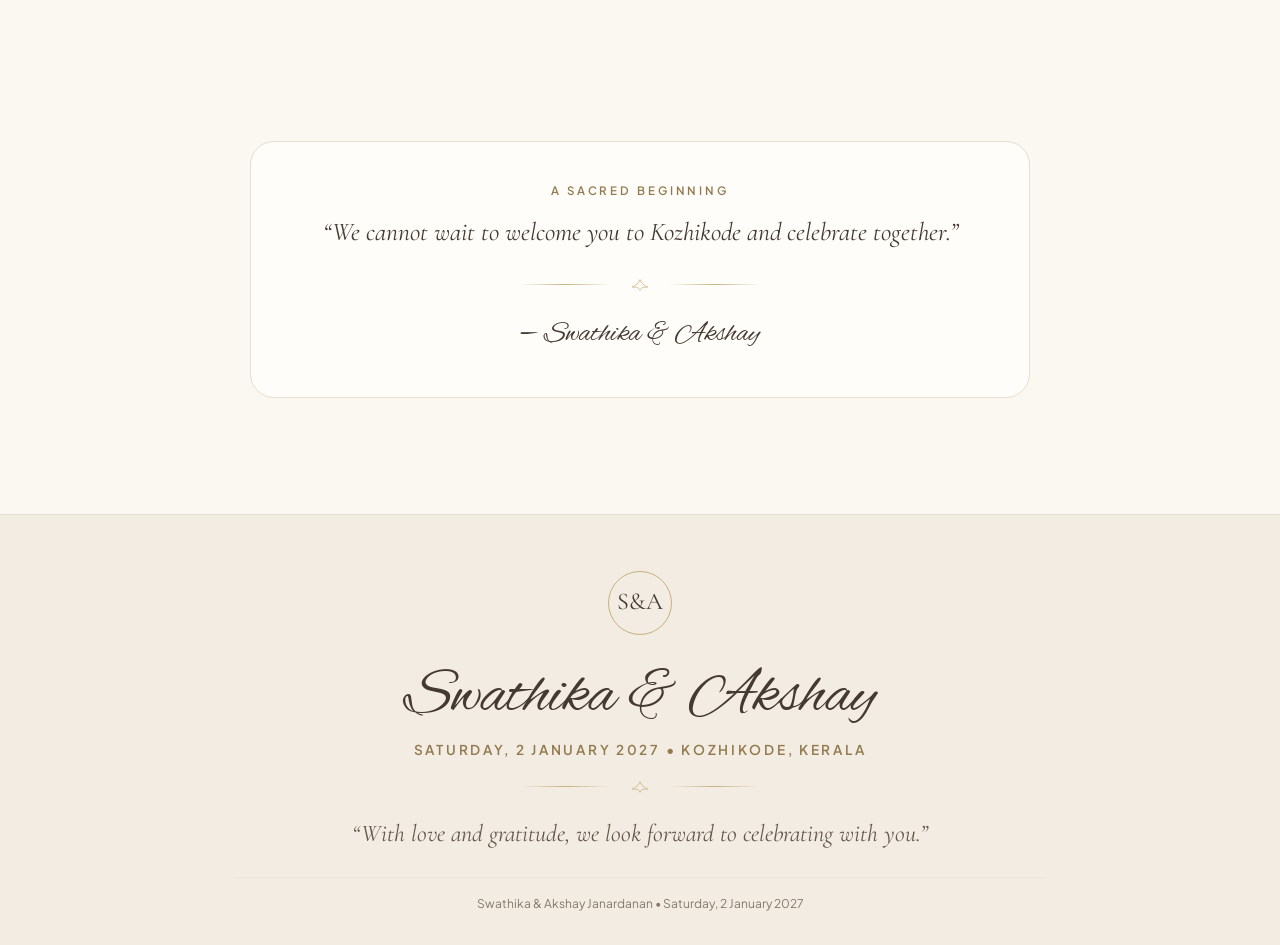
<file: location.html>
<!DOCTYPE html>
<html lang="en">
<head>
  <meta charset="UTF-8">
  <meta name="viewport" content="width=device-width, initial-scale=1.0">
  <meta name="description" content="Wedding venue, interactive Google map, directions and travel guide to Opulent Convention Centre, Kozhikode for Swathika & Akshay Janardanan's wedding.">
  <meta property="og:title" content="Swathika & Akshay Janardanan — Wedding Venue & Location">
  <meta property="og:description" content="Opulent Convention Centre, Kottedath Bazar, Chettikulam, Kozhikode, Kerala. Saturday, 2 January 2027.">
  <title>Location &amp; Venue | Swathika &amp; Akshay Janardanan</title>

  <!-- Google Fonts: Cormorant Garamond, Playfair Display, Plus Jakarta Sans, Alex Brush -->
  <link rel="preconnect" href="https://fonts.googleapis.com">
  <link rel="preconnect" href="https://fonts.gstatic.com" crossorigin>
  <link href="https://fonts.googleapis.com/css2?family=Alex+Brush&family=Cormorant+Garamond:ital,wght@0,300;0,400;0,500;0,600;1,300;1,400;1,500&family=Playfair+Display:ital,wght@0,400;0,500;0,600;1,400&family=Plus+Jakarta+Sans:wght@300;400;500;600;700&display=swap" rel="stylesheet">

  <link rel="stylesheet" href="style.css">
  <link rel="icon" type="image/svg+xml" href="data:image/svg+xml,%3Csvg xmlns='http://www.w3.org/2000/svg' viewBox='0 0 100 100'%3E%3Ccircle cx='50' cy='50' r='46' fill='%23F8F5EF' stroke='%23C5A059' stroke-width='2'/%3E%3Cpath d='M50 24 C42 34 32 44 26 58 C22 66 26 76 36 78 C44 79 48 72 50 66 C52 72 56 79 64 78 C74 76 78 66 74 58 C68 44 58 34 50 24 Z' fill='none' stroke='%2351453E' stroke-width='1.5'/%3E%3Ctext x='50' y='92' font-family='serif' font-size='11' text-anchor='middle' fill='%2351453E'%3ES %26 A%3C/text%3E%3C/svg%3E">
</head>
<body>

  <!-- =========================================================================
       NAVIGATION BAR 
       ========================================================================= -->
  <header class="header-nav header-hero">
    <div class="container nav-container">
      <a href="index.html" class="nav-brand" aria-label="Swathika and Akshay Wedding Home">
        <div class="brand-monogram">S&amp;A</div>
        <span class="brand-names">Swathika &amp; Akshay</span>
      </a>

      <!-- Desktop Navigation Menu -->
      <ul class="nav-menu">
        <li><a href="index.html" class="nav-link active">Home</a></li>
        <li><a href="meet-the-couple.html" class="nav-link">Meet the Couple</a></li>
        <li><a href="gallery.html" class="nav-link">Gallery</a></li>
        <li><a href="wedding-details.html" class="nav-link">Wedding Details</a></li>
        <li><a href="location.html" class="nav-link">Location</a></li>
      </ul>
      <button class="mobile-menu-toggle" type="button" aria-label="Open navigation menu" aria-controls="mobile-navigation" aria-expanded="false">
        <svg viewBox="0 0 24 24" fill="none" stroke="currentColor" stroke-width="1.8" stroke-linecap="round" aria-hidden="true">
          <path d="M4 7h16M4 12h16M4 17h16"></path>
        </svg>
      </button>
    </div>
  </header>

  <!-- Mobile Drawer Menu -->
  <nav id="mobile-navigation" class="mobile-nav-drawer" aria-label="Mobile navigation" aria-hidden="true" inert>
    <a href="index.html" class="mobile-nav-link">Home</a>
    <a href="meet-the-couple.html" class="mobile-nav-link">Meet the Couple</a>
    <a href="gallery.html" class="mobile-nav-link">Gallery</a>
    <a href="wedding-details.html" class="mobile-nav-link">Wedding Details</a>
    <a href="location.html" class="mobile-nav-link active">Location</a>
  </nav>

  <main>
    <!-- =========================================================================
         EDITORIAL SUBPAGE HERO
         ========================================================================= -->
    <section class="subpage-hero subpage-hero-couple">
      <div class="subpage-hero-bg">
        <img src="images/venue.JPG" alt="">
      </div>
      <div class="container subpage-hero-content">
        <span class="eyebrow">The Destination</span>
        <h1 class="subpage-title">Venue &amp; Location</h1>
        <div class="floral-divider">
          <svg viewBox="0 0 40 20"><path d="M20 2 C18 7 14 11 8 13 C12 14 17 12 20 18 C23 12 28 14 32 13 C26 11 22 7 20 2 Z"/></svg>
        </div>
        <p class="subpage-subtitle">
          “Your presence will make our celebration even more meaningful.”
        </p>
      </div>
    </section>

    <!-- =========================================================================
         VENUE DETAILS & INTERACTIVE GOOGLE MAP
         ========================================================================= -->
    <section class="section">
      <div class="container">
        
        <div class="location-hero-card">
          <!-- Venue Information Pane -->
          <div class="location-info-pane">
            <div>
              <span class="eyebrow">The Celebration Venue</span>
              <h2 class="venue-name">Opulent Convention Centre</h2>
              
              <div class="floral-divider" style="margin-left: 0;">
                <svg viewBox="0 0 40 20"><path d="M20 2 C18 7 14 11 8 13 C12 14 17 12 20 18 C23 12 28 14 32 13 C26 11 22 7 20 2 Z"/></svg>
              </div>

              <div class="location-details-list">
                <!-- Address -->
                <div class="location-detail-row">
                  <svg viewBox="0 0 24 24" fill="none" stroke="currentColor" stroke-width="2"><path d="M21 10c0 7-9 13-9 13s-9-6-9-13a9 9 0 0 1 18 0z"></path><circle cx="12" cy="10" r="3"></circle></svg>
                  <div>
                    <strong>Full Address</strong>
                    <p style="font-size: 1rem; color: var(--color-brown-dark); margin-top: 0.2rem; line-height: 1.6;">
                      Kottedath Bazar, Chettikulam,<br>
                      Kozhikode, Kerala — 673303
                    </p>
                  </div>
                </div>

                <!-- Date & Muhurtham -->
                <div class="location-detail-row">
                  <svg viewBox="0 0 24 24" fill="none" stroke="currentColor" stroke-width="2"><circle cx="12" cy="12" r="10"></circle><polyline points="12 6 12 12 16 14"></polyline></svg>
                  <div>
                    <strong>Auspicious Muhurtham</strong>
                    <p style="font-size: 1rem; color: var(--color-gold-dark); font-weight: 700; margin-top: 0.2rem;">
                      11:30 AM to 12:15 PM • Saturday, 2 January 2027
                    </p>
                  </div>
                </div>

                <!-- Feast & Reception -->
                <div class="location-detail-row">
                  <svg viewBox="0 0 24 24" fill="none" stroke="currentColor" stroke-width="2"><path d="M18 8h1a4 4 0 0 1 0 8h-1"></path><path d="M2 8h16v9a4 4 0 0 1-4 4H6a4 4 0 0 1-4-4V8z"></path><line x1="6" y1="1" x2="6" y2="4"></line><line x1="10" y1="1" x2="10" y2="4"></line><line x1="14" y1="1" x2="14" y2="4"></line></svg>
                  <div>
                    <strong>Traditional Feast (Kalyana Sadya)</strong>
                    <p style="font-size: 0.95rem; color: var(--color-brown); margin-top: 0.2rem;">
                      12:30 PM onwards following the ceremony
                    </p>
                  </div>
                </div>
              </div>
            </div>

            <div style="display: flex; flex-wrap: wrap; gap: 0.85rem; margin-top: 2rem;">
              <a href="https://www.google.com/maps/search/?api=1&query=Opulent+Convention+Centre+Kottedath+Bazar+Chettikulam+Kozhikode" target="_blank" rel="noopener noreferrer" class="btn btn-primary">
                📍 Get Directions on Google Maps
              </a>
              <button type="button" class="btn btn-secondary open-share-btn">
                Share Location Link
              </button>
            </div>
          </div>

          <!-- Embedded Interactive Google Map -->
          <div class="location-map-pane">
            <iframe
              title="Google Map of Opulent Convention Centre, Kozhikode"
              src="https://maps.google.com/maps?q=Opulent+Convention+Centre+Chettikulam+Kozhikode&t=&z=15&ie=UTF8&iwloc=&output=embed"
              allowfullscreen=""
              loading="lazy"
              referrerpolicy="no-referrer-when-downgrade">
            </iframe>
          </div>
        </div>

      </div>
    </section>

    <!-- =========================================================================
         EDITORIAL QUOTE & INVITATION
         ========================================================================= -->
    <section class="section">
      <div class="container container-narrow">
        <div class="editorial-quote-box">
          <span class="eyebrow" style="display: block; margin-bottom: 0.75rem;">A Sacred Beginning</span>
          <p>
            “We cannot wait to welcome you to Kozhikode and celebrate together.”
          </p>
          <div class="floral-divider" style="margin-top: 1.5rem;">
            <svg viewBox="0 0 40 20"><path d="M20 2 C18 7 14 11 8 13 C12 14 17 12 20 18 C23 12 28 14 32 13 C26 11 22 7 20 2 Z"/></svg>
          </div>
          <div class="couple-signature">
            — Swathika &amp; Akshay 
          </div>
        </div>
      </div>
    </section>
  </main>

  <!-- =========================================================================
       WEDDING INVITATION FOOTER
       ========================================================================= -->
  <footer class="wedding-footer">
    <div class="container container-narrow">
      <div class="footer-monogram">S&amp;A</div>
      <h2 class="footer-names">Swathika &amp; Akshay </h2>
      <p class="footer-date">Saturday, 2 January 2027 • Kozhikode, Kerala</p>

      <div class="floral-divider">
        <svg viewBox="0 0 40 20"><path d="M20 2 C18 7 14 11 8 13 C12 14 17 12 20 18 C23 12 28 14 32 13 C26 11 22 7 20 2 Z"/></svg>
      </div>

      <p class="footer-blessing">
        “With love and gratitude, we look forward to celebrating with you.”
      </p>
      <p class="footer-copy">
        Swathika &amp; Akshay Janardanan • Saturday, 2 January 2027
      </p>
    </div>
  </footer>


  <div id="toast" class="toast"></div>

  <audio id="background-music" src="images/agam-walk-of-the-bride-sita-kalyana-vaibhogame_cOOo2GeA.mp3" preload="none" loop></audio>
  <button id="music-toggle-btn" class="music-toggle-btn" type="button" aria-label="Play background music" aria-pressed="false">
    <svg viewBox="0 0 24 24" aria-hidden="true"><path d="M12 3v12.05A4 4 0 1 1 10 11.5V6.2l10-2.2v9.05A4 4 0 1 1 18 9.5V2l-6 1z"/></svg>
  </button>
  <script src="script.js"></script>
</body>
</html>
</file>
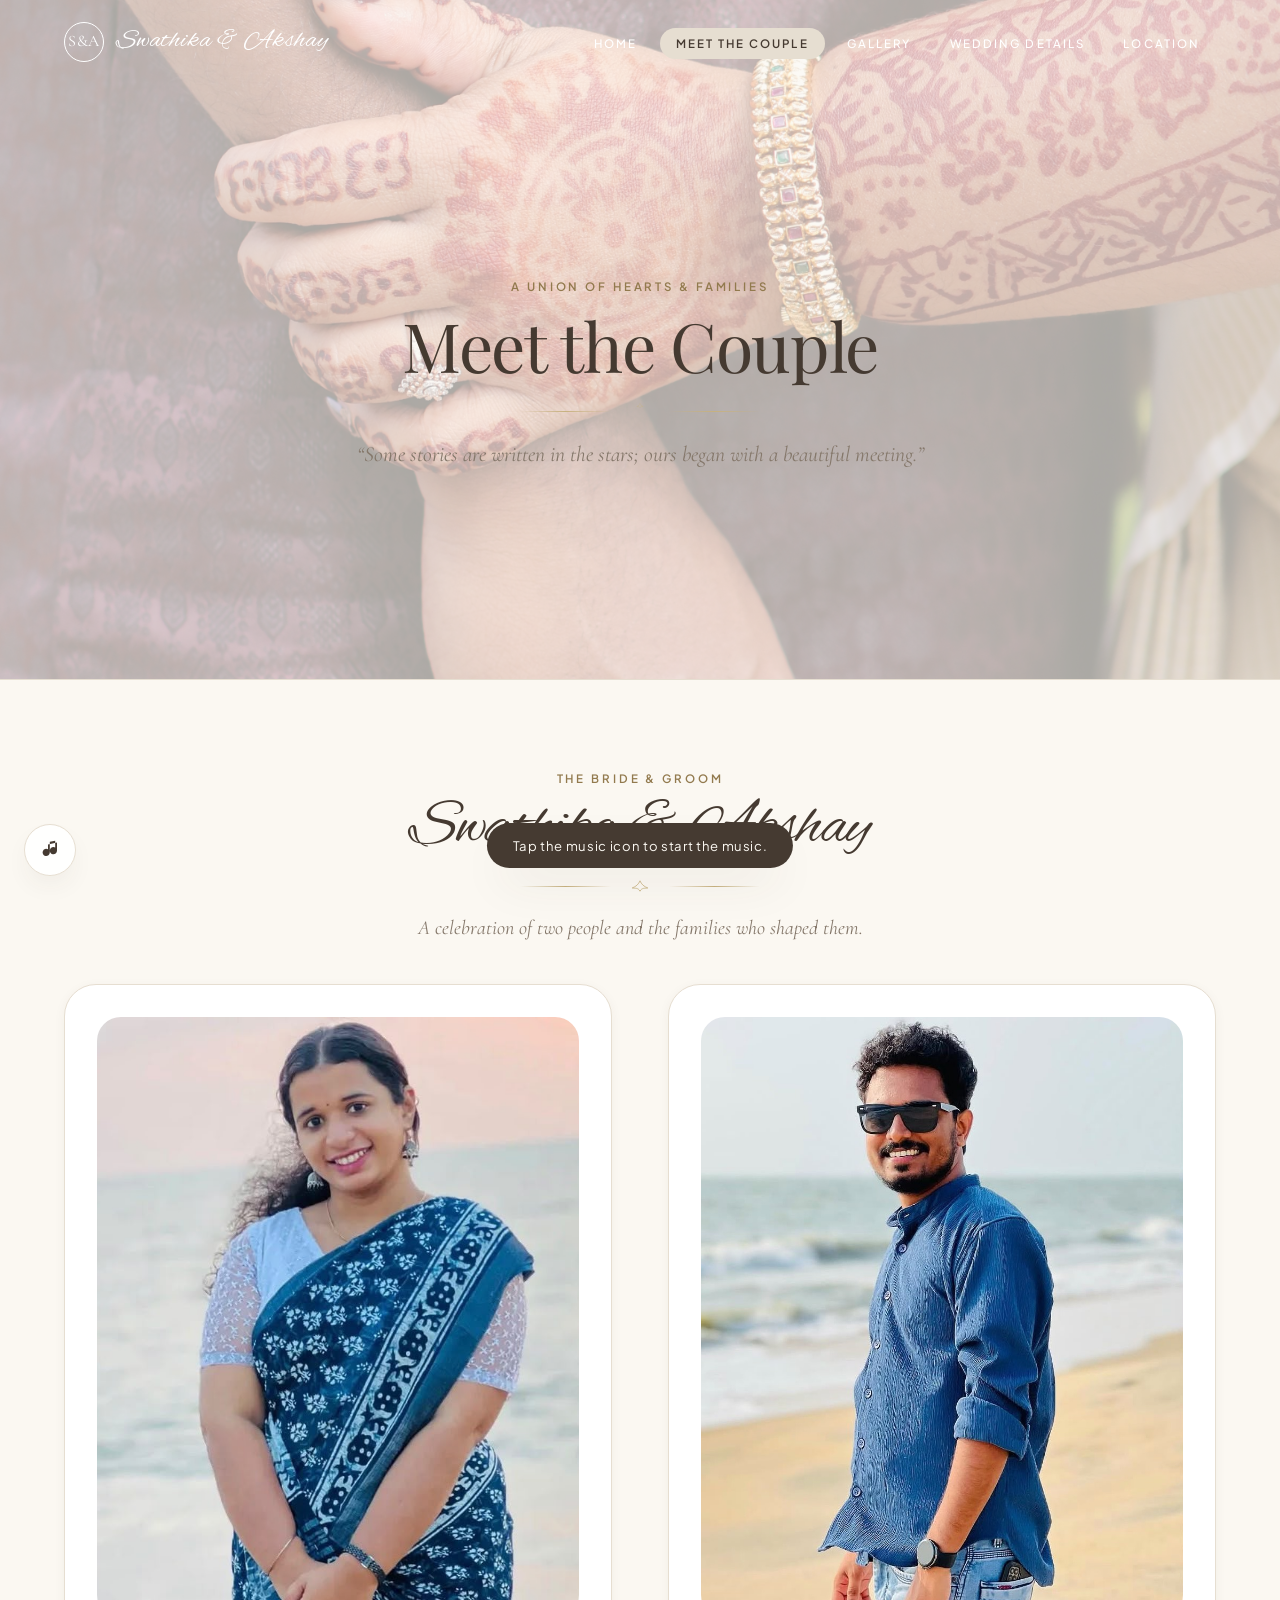
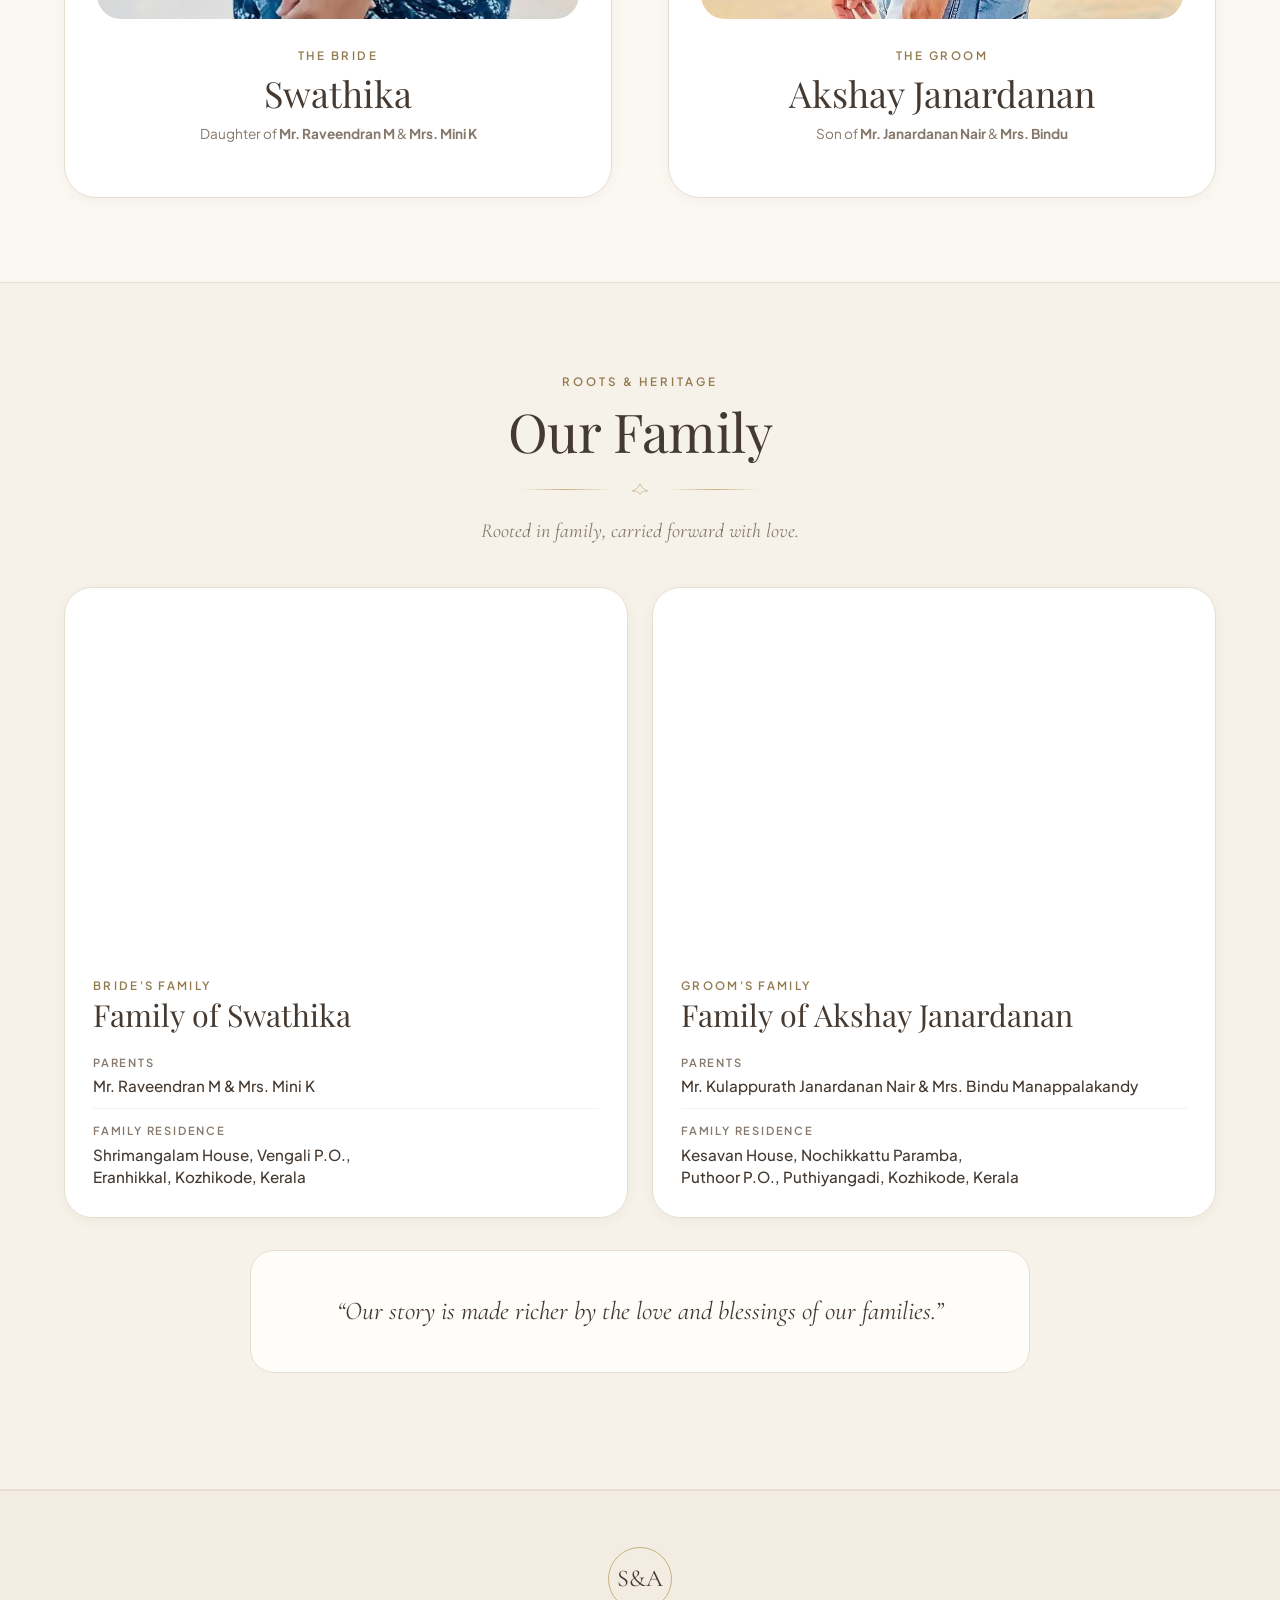
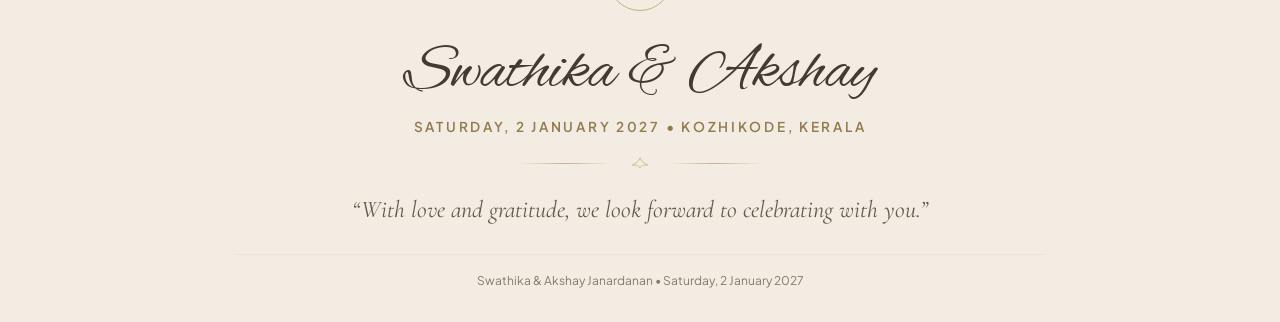
<file: meet-the-couple.html>
<!DOCTYPE html>
<html lang="en">
<head>
  <meta charset="UTF-8">
  <meta name="viewport" content="width=device-width, initial-scale=1.0">
  <meta name="description" content="Meet the bride and groom: Swathika and Akshay Janardanan, along with their parents and family lineage.">
  <title>Meet the Couple | Swathika &amp; Akshay Janardanan</title>

  <!-- Google Fonts: Cormorant Garamond, Playfair Display, Plus Jakarta Sans, Alex Brush -->
  <link rel="preconnect" href="https://fonts.googleapis.com">
  <link rel="preconnect" href="https://fonts.gstatic.com" crossorigin>
  <link href="https://fonts.googleapis.com/css2?family=Alex+Brush&family=Cormorant+Garamond:ital,wght@0,300;0,400;0,500;0,600;1,300;1,400;1,500&family=Playfair+Display:ital,wght@0,400;0,500;0,600;1,400&family=Plus+Jakarta+Sans:wght@300;400;500;600;700&display=swap" rel="stylesheet">

  <link rel="stylesheet" href="style.css">
  <link rel="icon" type="image/svg+xml" href="data:image/svg+xml,%3Csvg xmlns='http://www.w3.org/2000/svg' viewBox='0 0 100 100'%3E%3Ccircle cx='50' cy='50' r='46' fill='%23F8F5EF' stroke='%23C5A059' stroke-width='2'/%3E%3Cpath d='M50 24 C42 34 32 44 26 58 C22 66 26 76 36 78 C44 79 48 72 50 66 C52 72 56 79 64 78 C74 76 78 66 74 58 C68 44 58 34 50 24 Z' fill='none' stroke='%2351453E' stroke-width='1.5'/%3E%3Ctext x='50' y='92' font-family='serif' font-size='11' text-anchor='middle' fill='%2351453E'%3ES %26 A%3C/text%3E%3C/svg%3E">
</head>
<body>

  <!-- =========================================================================
       NAVIGATION BAR
       ========================================================================= -->
  <header class="header-nav header-hero">
    <div class="container nav-container">
      <a href="index.html" class="nav-brand" aria-label="Swathika and Akshay Wedding Home">
        <div class="brand-monogram">S&amp;A</div>
        <span class="brand-names">Swathika &amp; Akshay</span>
      </a>

      <!-- Desktop Navigation Menu -->
      <ul class="nav-menu">
        <li><a href="index.html" class="nav-link">Home</a></li>
        <li><a href="meet-the-couple.html" class="nav-link active">Meet the Couple</a></li>
        <li><a href="gallery.html" class="nav-link">Gallery</a></li>
        <li><a href="wedding-details.html" class="nav-link">Wedding Details</a></li>
        <li><a href="location.html" class="nav-link">Location</a></li>
      </ul>
      <button class="mobile-menu-toggle" type="button" aria-label="Open navigation menu" aria-controls="mobile-navigation" aria-expanded="false">
        <svg viewBox="0 0 24 24" fill="none" stroke="currentColor" stroke-width="1.8" stroke-linecap="round" aria-hidden="true">
          <path d="M4 7h16M4 12h16M4 17h16"></path>
        </svg>
      </button>
    </div>
  </header>

  <!-- Mobile Drawer Menu -->
  <nav id="mobile-navigation" class="mobile-nav-drawer" aria-label="Mobile navigation" aria-hidden="true" inert>
    <a href="index.html" class="mobile-nav-link">Home</a>
    <a href="meet-the-couple.html" class="mobile-nav-link active">Meet the Couple</a>
    <a href="gallery.html" class="mobile-nav-link">Gallery</a>
    <a href="wedding-details.html" class="mobile-nav-link">Wedding Details</a>
    <a href="location.html" class="mobile-nav-link">Location</a>
  </nav>

  <main>
    <!-- =========================================================================
         EDITORIAL SUBPAGE HERO
         ========================================================================= -->
    <section class="subpage-hero subpage-hero-couple">
      <div class="subpage-hero-bg">
        <img src="images/VN__6094.JPG" alt="">
      </div>
      <div class="container subpage-hero-content">
        <span class="eyebrow">A Union of Hearts &amp; Families</span>
        <h1 class="subpage-title">Meet the Couple</h1>
        <div class="floral-divider">
          <svg viewBox="0 0 40 60"><path d="M20 2 C18 7 14 11 8 13 C12 14 17 12 20 18 C23 12 28 14 32 13 C26 11 22 7 20 2 Z"/></svg>
        </div>
        <p class="subpage-subtitle">
          “Some stories are written in the stars; ours began with a beautiful meeting.”
        </p>
      </div>
    </section>

    <!-- =========================================================================
         INDIVIDUAL BRIDE AND GROOM PORTRAIT SECTIONS
         ========================================================================= -->
    <section class="section">
      <div class="container">
        <div class="section-title-wrap">
          <span class="eyebrow">The Bride &amp; Groom</span>
          <h2 class="section-title couple-names">Swathika &amp; Akshay</h2>
          <div class="floral-divider">
            <svg viewBox="0 0 40 20"><path d="M20 2 C18 7 14 11 8 13 C12 14 17 12 20 18 C23 12 28 14 32 13 C26 11 22 7 20 2 Z"/></svg>
          </div>
          <p class="section-subtitle">A celebration of two people and the families who shaped them.</p>
        </div>

        <div class="couple-profiles-grid">
          <!-- BRIDE SECTION: SWATHIKA -->
          <div class="profile-card">
            <div class="profile-photo">
              <!-- Uploaded bride portrait -->
              <img src="images/Bride.jpeg" alt="Bride Swathika">
            </div>
            <span class="profile-role">The Bride</span>
            <h3 class="profile-name">Swathika</h3>
            
            <p class="profile-parents">
              Daughter of <strong>Mr. Raveendran M</strong> &amp; <strong>Mrs. Mini K</strong>
            </p>
          </div>

          <!-- GROOM SECTION: AKSHAY JANARDANAN -->
          <div class="profile-card">
            <div class="profile-photo">
              <!-- Uploaded groom photo (images/akshay.jpg) -->
              <img src="images/Groom.jpeg" alt="Groom Akshay Janardanan">
            </div>
            <span class="profile-role">The Groom</span>
            <h3 class="profile-name">Akshay Janardanan</h3>
            
            <p class="profile-parents">
              Son of <strong> Mr. Janardanan Nair</strong> &amp; <strong>Mrs. Bindu </strong>
            </p>
          </div>
        </div>
      </div>
    </section>

    <!-- =========================================================================
         FAMILY & LINEAGE OF BLESSINGS
         (Parents & Grandparents Details)
         ========================================================================= -->
    <section class="section" style="background-color: var(--color-beige-light); border-top: 1px solid var(--color-beige); border-bottom: 1px solid var(--color-beige);">
      <div class="container">
        <div class="section-title-wrap">
          <span class="eyebrow">Roots &amp; Heritage</span>
          <h2 class="section-title">Our Family </h2>
          <div class="floral-divider">
            <svg viewBox="0 0 40 20"><path d="M20 2 C18 7 14 11 8 13 C12 14 17 12 20 18 C23 12 28 14 32 13 C26 11 22 7 20 2 Z"/></svg>
          </div>
          <p class="section-subtitle">Rooted in family, carried forward with love.</p>
        </div>

        <div class="family-tree-grid">
          <!-- Bride's Family Card -->
          <div class="family-card" id="bride-family">
            <img class="family-photo" src="images/Bride_family.JPG" alt="Swathika with her family" loading="lazy" decoding="async">
            <span class="family-card-header">Bride's Family</span>
            <h3 class="family-card-title">Family of Swathika</h3>

            <div class="family-members-list">
              <div class="family-member-item">
                <span class="family-member-role">Parents</span>
                <p class="family-member-name">Mr. Raveendran M &amp; Mrs. Mini K</p>
              </div>

              <div class="family-member-item">
                <span class="family-member-role">Family Residence</span>
                <p class="family-member-name">
                  Shrimangalam House, Vengali P.O.,<br>
                  Eranhikkal, Kozhikode, Kerala
                </p>
              </div>
            </div>
          </div>

          <!-- Groom's Family Card -->
          <div class="family-card" id="groom-family">
            <img class="family-photo" src="images/groom-family.jpg" alt="Akshay with his family" loading="lazy" decoding="async">
            <span class="family-card-header">Groom's Family</span>
            <h3 class="family-card-title">Family of Akshay Janardanan</h3>

            <div class="family-members-list">
              <div class="family-member-item">
                <span class="family-member-role">Parents</span>
                <p class="family-member-name">Mr. Kulappurath Janardanan Nair &amp; Mrs. Bindu Manappalakandy</p>
              </div>

              <div class="family-member-item">
                <span class="family-member-role">Family Residence</span>
                <p class="family-member-name">
                  Kesavan House, Nochikkattu Paramba,<br>
                  Puthoor P.O., Puthiyangadi, Kozhikode, Kerala
                </p>
              </div>
            </div>
          </div>
        </div>

        <!-- Editorial Quote Card -->
        <div class="editorial-quote-box" style="margin-top: 2rem;">
          <p>
            “Our story is made richer by the love and blessings of our families.”
          </p>
        </div>
      </div>
    </section>
  </main>

  <!-- =========================================================================
       WEDDING INVITATION FOOTER
       ========================================================================= -->
  <footer class="wedding-footer">
    <div class="container container-narrow">
      <div class="footer-monogram">S&amp;A</div>
      <h2 class="footer-names">Swathika &amp; Akshay</h2>
      <p class="footer-date">Saturday, 2 January 2027 • Kozhikode, Kerala</p>

      <div class="floral-divider">
        <svg viewBox="0 0 40 20"><path d="M20 2 C18 7 14 11 8 13 C12 14 17 12 20 18 C23 12 28 14 32 13 C26 11 22 7 20 2 Z"/></svg>
      </div>

      <p class="footer-blessing">
        “With love and gratitude, we look forward to celebrating with you.”
      </p>

      <p class="footer-copy">
        Swathika &amp; Akshay Janardanan • Saturday, 2 January 2027
      </p>
    </div>
  </footer>
  <audio id="background-music" src="images/agam-walk-of-the-bride-sita-kalyana-vaibhogame_cOOo2GeA.mp3" preload="none" loop></audio>
  <button id="music-toggle-btn" class="music-toggle-btn" type="button" aria-label="Play background music" aria-pressed="false">
    <svg viewBox="0 0 24 24" aria-hidden="true"><path d="M12 3v12.05A4 4 0 1 1 10 11.5V6.2l10-2.2v9.05A4 4 0 1 1 18 9.5V2l-6 1z"/></svg>
  </button>
  <script src="script.js"></script>
</body>
</html>
</file>
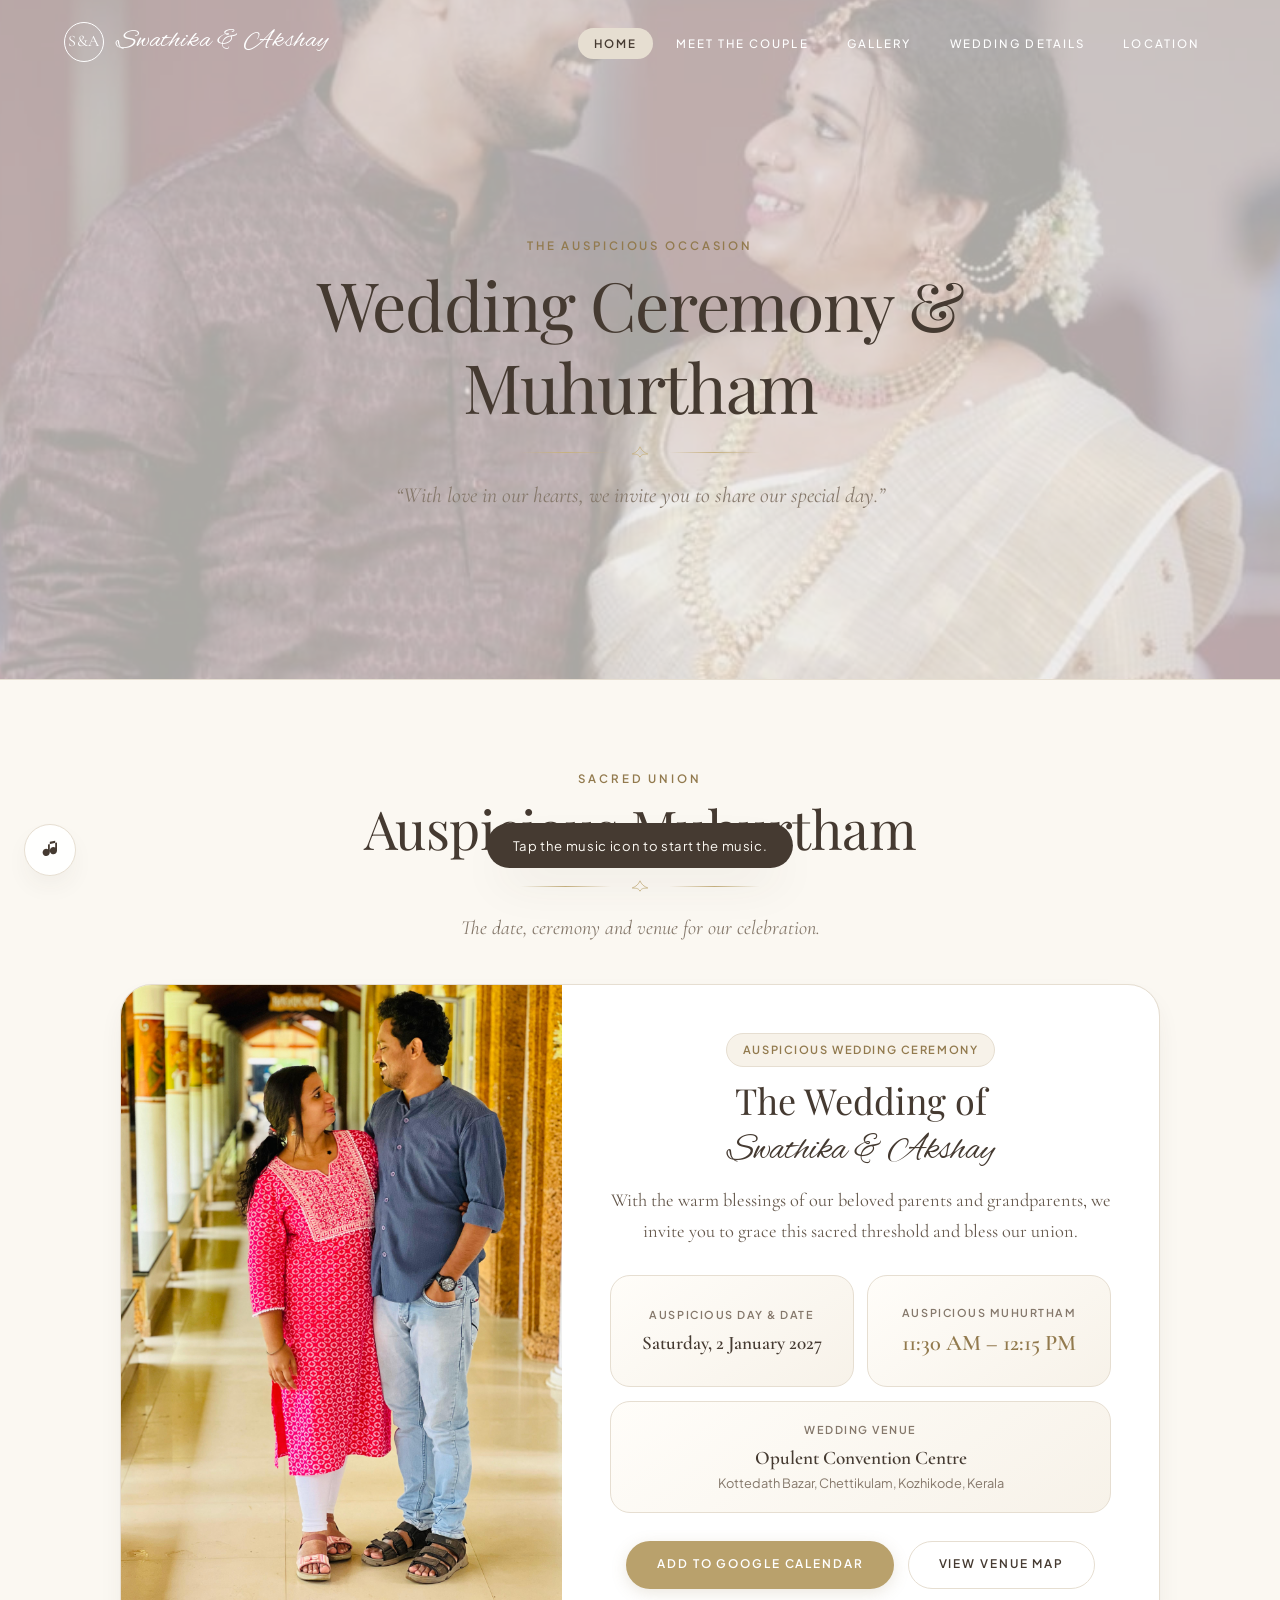
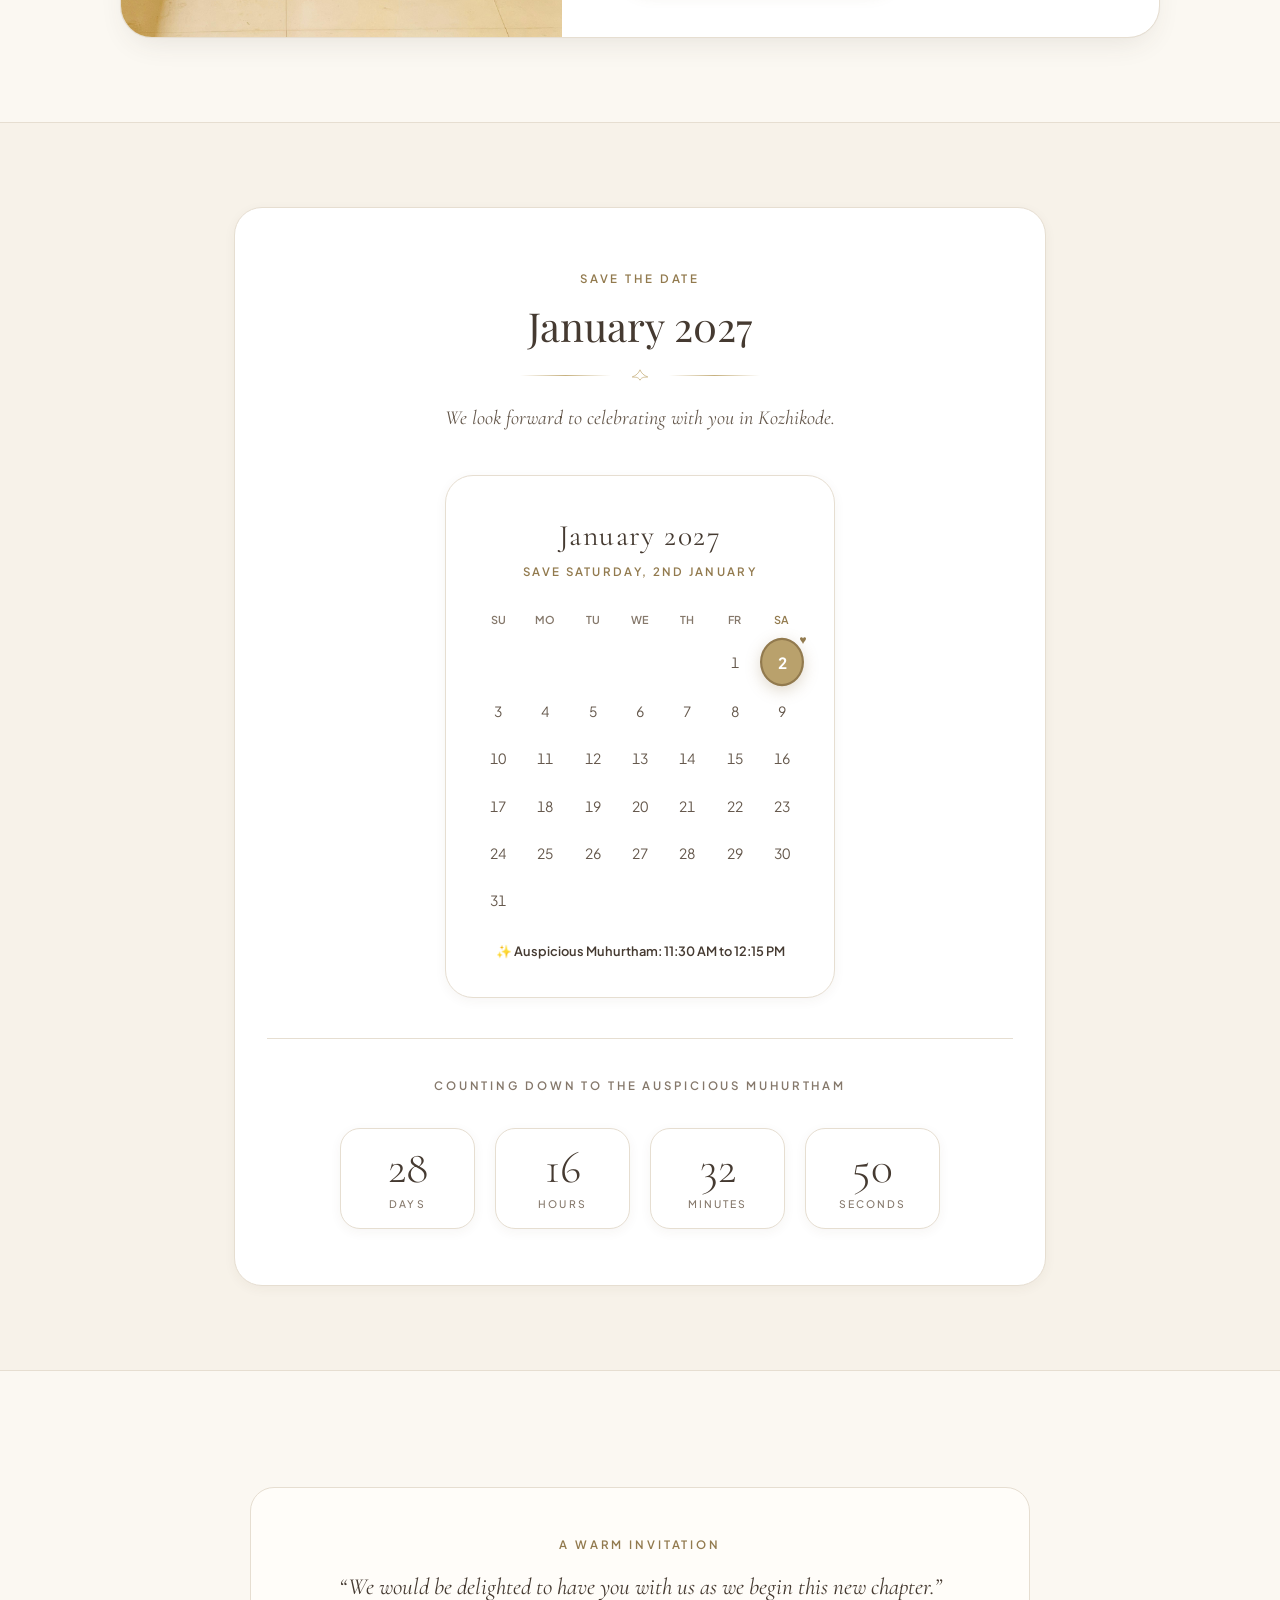
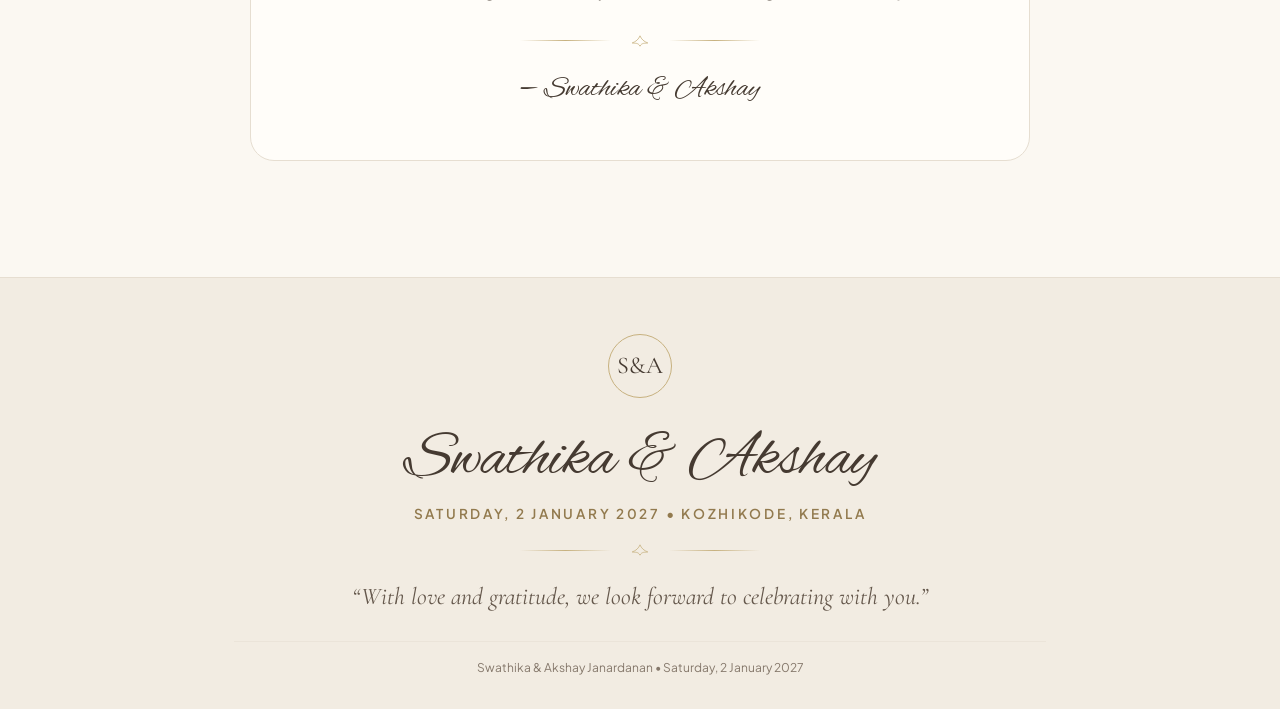
<file: wedding-details.html>
<!DOCTYPE html>
<html lang="en">
<head>
  <meta charset="UTF-8">
  <meta name="viewport" content="width=device-width, initial-scale=1.0">
  <meta name="description" content="Auspicious wedding ceremony and muhurtham details for Swathika & Akshay Janardanan on Saturday, 2 January 2027 at Opulent Convention Centre, Kozhikode.">
  <meta property="og:title" content="Swathika & Akshay Janardanan — Wedding Details & Muhurtham">
  <meta property="og:description" content="Saturday, 2 January 2027 • Muhurtham: 11:30 AM – 12:15 PM • Opulent Convention Centre, Kozhikode, Kerala.">
  <title>Wedding Details &amp; Muhurtham | Swathika &amp; Akshay Janardanan</title>

  <!-- Google Fonts: Cormorant Garamond, Playfair Display, Plus Jakarta Sans, Alex Brush -->
  <link rel="preconnect" href="https://fonts.googleapis.com">
  <link rel="preconnect" href="https://fonts.gstatic.com" crossorigin>
  <link href="https://fonts.googleapis.com/css2?family=Alex+Brush&family=Cormorant+Garamond:ital,wght@0,300;0,400;0,500;0,600;1,300;1,400;1,500&family=Playfair+Display:ital,wght@0,400;0,500;0,600;1,400&family=Plus+Jakarta+Sans:wght@300;400;500;600;700&display=swap" rel="stylesheet">

  <link rel="stylesheet" href="style.css">
  <link rel="icon" type="image/svg+xml" href="data:image/svg+xml,%3Csvg xmlns='http://www.w3.org/2000/svg' viewBox='0 0 100 100'%3E%3Ccircle cx='50' cy='50' r='46' fill='%23F8F5EF' stroke='%23C5A059' stroke-width='2'/%3E%3Cpath d='M50 24 C42 34 32 44 26 58 C22 66 26 76 36 78 C44 79 48 72 50 66 C52 72 56 79 64 78 C74 76 78 66 74 58 C68 44 58 34 50 24 Z' fill='none' stroke='%2351453E' stroke-width='1.5'/%3E%3Ctext x='50' y='92' font-family='serif' font-size='11' text-anchor='middle' fill='%2351453E'%3ES %26 A%3C/text%3E%3C/svg%3E">
</head>
<body>

  <!-- =========================================================================
       NAVIGATION BAR
       ========================================================================= -->
 <header class="header-nav header-hero">
    <div class="container nav-container">
      <a href="index.html" class="nav-brand" aria-label="Swathika and Akshay Wedding Home">
        <div class="brand-monogram">S&amp;A</div>
        <span class="brand-names">Swathika &amp; Akshay</span>
      </a>

      <!-- Desktop Navigation Menu -->
      <ul class="nav-menu">
        <li><a href="index.html" class="nav-link active">Home</a></li>
        <li><a href="meet-the-couple.html" class="nav-link">Meet the Couple</a></li>
        <li><a href="gallery.html" class="nav-link">Gallery</a></li>
        <li><a href="wedding-details.html" class="nav-link">Wedding Details</a></li>
        <li><a href="location.html" class="nav-link">Location</a></li>
      </ul>
      <button class="mobile-menu-toggle" type="button" aria-label="Open navigation menu" aria-controls="mobile-navigation" aria-expanded="false">
        <svg viewBox="0 0 24 24" fill="none" stroke="currentColor" stroke-width="1.8" stroke-linecap="round" aria-hidden="true">
          <path d="M4 7h16M4 12h16M4 17h16"></path>
        </svg>
      </button>
    </div>
  </header>

  <!-- Mobile Drawer Menu -->
  <nav id="mobile-navigation" class="mobile-nav-drawer" aria-label="Mobile navigation" aria-hidden="true" inert>
    <a href="index.html" class="mobile-nav-link">Home</a>
    <a href="meet-the-couple.html" class="mobile-nav-link">Meet the Couple</a>
    <a href="gallery.html" class="mobile-nav-link">Gallery</a>
    <a href="wedding-details.html" class="mobile-nav-link active">Wedding Details</a>
    <a href="location.html" class="mobile-nav-link">Location</a>
  </nav>

  <main>
    <!-- =========================================================================
         EDITORIAL SUBPAGE HERO
         ========================================================================= -->
    <section class="subpage-hero subpage-hero-couple">
      <div class="subpage-hero-bg">
        <img src="images/couple-4.jpg" alt="Swathika and Akshay">
      </div>
      <div class="container subpage-hero-content">
        <span class="eyebrow">The Auspicious Occasion</span>
        <h1 class="subpage-title">Wedding Ceremony &amp; Muhurtham</h1>
        <div class="floral-divider">
          <svg viewBox="0 0 40 20"><path d="M20 2 C18 7 14 11 8 13 C12 14 17 12 20 18 C23 12 28 14 32 13 C26 11 22 7 20 2 Z"/></svg>
        </div>
        <p class="subpage-subtitle">
          “With love in our hearts, we invite you to share our special day.”
        </p>
      </div>
    </section>

    <!-- =========================================================================
         AUSPICIOUS CEREMONY & TIMINGS CARD
         ========================================================================= -->
    <section class="section">
      <div class="container">
        
        <div class="section-title-wrap">
          <span class="eyebrow">Sacred union</span>
          <h2 class="section-title">Auspicious Muhurtham</h2>
          <div class="floral-divider">
            <svg viewBox="0 0 40 20"><path d="M20 2 C18 7 14 11 8 13 C12 14 17 12 20 18 C23 12 28 14 32 13 C26 11 22 7 20 2 Z"/></svg>
          </div>
          <p class="section-subtitle">The date, ceremony and venue for our celebration.</p>
        </div>

        <!-- Featured Ceremony Card -->
        <div class="ceremony-card">
          <div class="ceremony-card-image">
            <img src="images/couple-hero.jpg" alt="Swathika & Akshay Janardanan">
          </div>
          <div class="ceremony-card-body">
            <span class="event-badge">Auspicious Wedding Ceremony</span>
            <h3 class="ceremony-title">The Wedding of<br><span>Swathika &amp; Akshay</span></h3>
            
            <p class="ceremony-description">
              With the warm blessings of our beloved parents and grandparents, we invite you to grace this sacred threshold and bless our union.
            </p>

            <div class="ceremony-meta-grid">
              <!-- Date & Day -->
              <div class="event-meta-item">
                <span class="ceremony-meta-label">Auspicious Day &amp; Date</span>
                <div class="ceremony-meta-value">
                  <span>Saturday, 2 January 2027</span>
                </div>
              </div>

              <!-- Muhurtham -->
              <div class="event-meta-item">
                <span class="ceremony-meta-label">Auspicious Muhurtham</span>
                <div class="ceremony-meta-value ceremony-meta-time">
                  <span>11:30 AM – 12:15 PM</span>
                </div>
              </div>

              <!-- Venue -->
              <div class="event-meta-item ceremony-venue-item">
                <span class="ceremony-meta-label">Wedding Venue</span>
                <div class="ceremony-meta-value">
                  <span class="ceremony-venue-name">Opulent Convention Centre</span>
                  <span class="ceremony-venue-address">Kottedath Bazar, Chettikulam, Kozhikode, Kerala</span>
                </div>
              </div>
            </div>

            <!-- Action buttons: Calendar & Directions -->
            <div class="ceremony-actions">
              <a href="https://calendar.google.com/calendar/render?action=TEMPLATE&text=Wedding+of+Swathika+%26+Akshay+Janardanan&dates=20270102T060000Z/20270102T090000Z&details=Wedding+Ceremony+%26+Muhurtham+of+Swathika+and+Akshay+Janardanan.+Muhurtham:+11:30+AM+-+12:15+PM&location=Opulent+Convention+Centre,+Kottedath+Bazar,+Chettikulam,+Kozhikode,+Kerala" target="_blank" rel="noopener noreferrer" class="btn btn-primary">
                Add to Google Calendar
              </a>
              <a href="location.html" class="btn btn-secondary">
                View Venue Map
              </a>
            </div>
          </div>
        </div>

      </div>
    </section>

    <!-- =========================================================================
         ACCURATE JANUARY 2027 CALENDAR & COUNTDOWN
         ========================================================================= -->
    <section class="section" style="background-color: var(--color-beige-light); border-top: 1px solid var(--color-beige); border-bottom: 1px solid var(--color-beige);">
      <div class="container container-narrow">
        <div class="luxury-card" style="padding: 3.5rem 2rem; text-align: center;">
          <span class="eyebrow">Save The Date</span>
          <h2 style="font-size: 2.5rem; margin: 0.35rem 0 0.5rem 0;">January 2027</h2>
          
          <div class="floral-divider">
            <svg viewBox="0 0 40 20"><path d="M20 2 C18 7 14 11 8 13 C12 14 17 12 20 18 C23 12 28 14 32 13 C26 11 22 7 20 2 Z"/></svg>
          </div>

          <p style="font-family: var(--font-serif); font-style: italic; font-size: 1.25rem; color: var(--color-brown); max-width: 600px; margin: 0.5rem auto 2rem; line-height: 1.7;">
            We look forward to celebrating with you in Kozhikode.
          </p>

          <!-- January 2027 Calendar (Saturday, January 2 Highlighted) -->
          <div class="calendar-card">
            <div class="calendar-header">January 2027</div>
            <div class="calendar-sub">Save Saturday, 2nd January</div>
            
            <div class="calendar-grid">
              <!-- Weekday Headers -->
              <div class="cal-day-name">Su</div>
              <div class="cal-day-name">Mo</div>
              <div class="cal-day-name">Tu</div>
              <div class="cal-day-name">We</div>
              <div class="cal-day-name">Th</div>
              <div class="cal-day-name">Fr</div>
              <div class="cal-day-name" style="color: var(--color-gold-dark);">Sa</div>

              <!-- Week 1: Jan 1 is Friday -->
              <div class="cal-date empty"></div>
              <div class="cal-date empty"></div>
              <div class="cal-date empty"></div>
              <div class="cal-date empty"></div>
              <div class="cal-date empty"></div>
              <div class="cal-date">1</div>
              <!-- SATURDAY 2 JANUARY HIGHLIGHTED -->
              <div class="cal-date wedding-day" title="Wedding Day of Swathika & Akshay !">2</div>

              <!-- Week 2 -->
              <div class="cal-date">3</div>
              <div class="cal-date">4</div>
              <div class="cal-date">5</div>
              <div class="cal-date">6</div>
              <div class="cal-date">7</div>
              <div class="cal-date">8</div>
              <div class="cal-date">9</div>

              <!-- Week 3 -->
              <div class="cal-date">10</div>
              <div class="cal-date">11</div>
              <div class="cal-date">12</div>
              <div class="cal-date">13</div>
              <div class="cal-date">14</div>
              <div class="cal-date">15</div>
              <div class="cal-date">16</div>

              <!-- Week 4 -->
              <div class="cal-date">17</div>
              <div class="cal-date">18</div>
              <div class="cal-date">19</div>
              <div class="cal-date">20</div>
              <div class="cal-date">21</div>
              <div class="cal-date">22</div>
              <div class="cal-date">23</div>

              <!-- Week 5 -->
              <div class="cal-date">24</div>
              <div class="cal-date">25</div>
              <div class="cal-date">26</div>
              <div class="cal-date">27</div>
              <div class="cal-date">28</div>
              <div class="cal-date">29</div>
              <div class="cal-date">30</div>

              <!-- Week 6 -->
              <div class="cal-date">31</div>
              <div class="cal-date empty"></div>
              <div class="cal-date empty"></div>
              <div class="cal-date empty"></div>
              <div class="cal-date empty"></div>
              <div class="cal-date empty"></div>
              <div class="cal-date empty"></div>
            </div>

            <div style="margin-top: 1.25rem; font-size: 0.8rem; color: var(--color-brown-dark); font-weight: 600;">
              ✨ Auspicious Muhurtham: 11:30 AM to 12:15 PM
            </div>
          </div>

          <!-- Live Countdown to Muhurtham -->
          <div style="margin-top: 2.5rem; padding-top: 2rem; border-top: 1px solid var(--color-beige);">
            <span class="eyebrow" style="color: var(--color-brown-light);">Counting Down to the Auspicious Muhurtham</span>
            <div class="countdown-grid">
              <div class="countdown-box">
                <div class="countdown-num" id="cd-days">00</div>
                <div class="countdown-label">Days</div>
              </div>
              <div class="countdown-box">
                <div class="countdown-num" id="cd-hours">00</div>
                <div class="countdown-label">Hours</div>
              </div>
              <div class="countdown-box">
                <div class="countdown-num" id="cd-minutes">00</div>
                <div class="countdown-label">Minutes</div>
              </div>
              <div class="countdown-box">
                <div class="countdown-num" id="cd-seconds">00</div>
                <div class="countdown-label">Seconds</div>
              </div>
            </div>
          </div>

        </div>
      </div>
    </section>

    <!-- =========================================================================
         FAMILY INVITATION MESSAGE
         ========================================================================= -->
    <section class="section">
      <div class="container container-narrow">
        <div class="editorial-quote-box" style="padding: 3rem 2.5rem;">
          <span class="eyebrow" style="display: block; margin-bottom: 0.75rem;">A Warm Invitation</span>
          <p style="font-size: 1.45rem; line-height: 1.8;">
            “We would be delighted to have you with us as we begin this new chapter.”
          </p>
          <div class="floral-divider" style="margin-top: 1.5rem;">
            <svg viewBox="0 0 40 20"><path d="M20 2 C18 7 14 11 8 13 C12 14 17 12 20 18 C23 12 28 14 32 13 C26 11 22 7 20 2 Z"/></svg>
          </div>
          <div class="couple-signature">
            — Swathika &amp; Akshay 
          </div>
        </div>
      </div>
    </section>
  </main>

  <!-- =========================================================================
       WEDDING INVITATION FOOTER
       ========================================================================= -->
  <footer class="wedding-footer">
    <div class="container container-narrow">
      <div class="footer-monogram">S&amp;A</div>
      <h2 class="footer-names">Swathika &amp; Akshay </h2>
      <p class="footer-date">Saturday, 2 January 2027 • Kozhikode, Kerala</p>

      <div class="floral-divider">
        <svg viewBox="0 0 40 20"><path d="M20 2 C18 7 14 11 8 13 C12 14 17 12 20 18 C23 12 28 14 32 13 C26 11 22 7 20 2 Z"/></svg>
      </div>

      <p class="footer-blessing">
        “With love and gratitude, we look forward to celebrating with you.”
      </p>

      <p class="footer-copy">
        Swathika &amp; Akshay Janardanan • Saturday, 2 January 2027
      </p>
    </div>
  </footer>

  <div id="toast" class="toast"></div>

  <audio id="background-music" src="images/agam-walk-of-the-bride-sita-kalyana-vaibhogame_cOOo2GeA.mp3" preload="none" loop></audio>
  <button id="music-toggle-btn" class="music-toggle-btn" type="button" aria-label="Play background music" aria-pressed="false">
    <svg viewBox="0 0 24 24" aria-hidden="true"><path d="M12 3v12.05A4 4 0 1 1 10 11.5V6.2l10-2.2v9.05A4 4 0 1 1 18 9.5V2l-6 1z"/></svg>
  </button>
  <script src="script.js"></script>
</body>
</html>
</file>
<file: style.css>
/* ==========================================================================
   SWATHIKA & AKSHAY JANARDANAN — WEDDING INVITATION STYLESHEET
   Aesthetic: Minimal Kerala Wedding • Warm Ivory, Champagne Gold & Brown
   ========================================================================== */

/* --------------------------------------------------------------------------
   CSS VARIABLES & DESIGN TOKENS
   -------------------------------------------------------------------------- */
:root {
  --color-ivory: #FBF8F2;
  --color-cream: #FFFDF9;
  --color-ivory-dark: #F2ECE2;
  --color-beige: #E6DED1;
  --color-beige-light: #F7F2E9;
  --color-beige-dark: #C9B994;

  --color-gold: #C7B17F;
  --color-gold-light: #F3ECD9;
  --color-gold-dark: #927A4E;
  --color-gold-metallic: linear-gradient(135deg, #D8C89F 0%, #B9A16C 100%);

  --color-coral: #B9A16C;
  --color-coral-dark: #927A4E;
  --color-coral-light: #F3ECD9;
  --color-coral-medium: #C7B17F;

  --color-sage: #9E8E7A;
  --color-sage-light: #F0E8DE;
  --color-sage-dark: #6B5540;

  --color-brown: #65584C;
  --color-brown-dark: #453A31;
  --color-brown-light: #85786B;
  --color-white: #FFFFFF;

  /* Fonts */
  --font-serif: 'Cormorant Garamond', 'Playfair Display', Georgia, serif;
  --font-display: 'Playfair Display', 'Cormorant Garamond', Georgia, serif;
  --font-sans: 'Plus Jakarta Sans', -apple-system, BlinkMacSystemFont, 'Segoe UI', Roboto, sans-serif;
  --font-script: 'Alex Brush', 'Great Vibes', cursive;

  /* Soft warm-brown shadows */
  --shadow-sm: 0 3px 12px rgba(69, 58, 49, 0.05);
  --shadow-md: 0 12px 30px -10px rgba(69, 58, 49, 0.12), 0 0 1px rgba(69, 58, 49, 0.06);
  --shadow-lg: 0 22px 48px -16px rgba(69, 58, 49, 0.17);
  --shadow-xl: 0 30px 60px -18px rgba(69, 58, 49, 0.24);

  /* Transitions */
  --transition-fast: 0.2s ease;
  --transition-normal: 0.35s cubic-bezier(0.16, 1, 0.3, 1);
  --transition-slow: 0.6s cubic-bezier(0.16, 1, 0.3, 1);
}

/* --------------------------------------------------------------------------
   BASE STYLES & RESET
   -------------------------------------------------------------------------- */
*, *::before, *::after {
  box-sizing: border-box;
  margin: 0;
  padding: 0;
}

html {
  scroll-behavior: smooth;
  -webkit-font-smoothing: antialiased;
  -moz-osx-font-smoothing: grayscale;
}

body {
  background-color: var(--color-ivory);
  color: var(--color-brown);
  font-family: var(--font-sans);
  font-size: 16px;
  line-height: 1.6;
  overflow-x: hidden;
  min-height: 100vh;
  display: flex;
  flex-direction: column;
}

main {
  flex: 1;
}

::selection {
  background-color: var(--color-coral-light);
  color: var(--color-brown-dark);
}

/* Custom Scrollbar */
::-webkit-scrollbar {
  width: 7px;
}
::-webkit-scrollbar-track {
  background: var(--color-ivory);
}
::-webkit-scrollbar-thumb {
  background: var(--color-beige-dark);
  border-radius: 999px;
}
::-webkit-scrollbar-thumb:hover {
  background: var(--color-gold);
}

/* Typography Defaults */
h1, h2, h3, h4, h5, h6 {
  font-family: var(--font-display);
  font-weight: 400;
  color: var(--color-brown-dark);
  line-height: 1.2;
}

p {
  color: var(--color-brown);
}

.brand-names,
.hero-names,
.footer-names,
.couple-names,
.ceremony-title span,
.couple-signature {
  font-family: var(--font-script);
  font-weight: 400;
}

.section-title.couple-names {
  font-size: clamp(2.5rem, 8vw, 4rem);
  line-height: 1;
}

.couple-signature {
  margin-top: 1rem;
  color: var(--color-brown-dark);
  font-size: 1.8rem;
}

a {
  color: inherit;
  text-decoration: none;
  transition: color var(--transition-fast);
}

img {
  max-width: 100%;
  height: auto;
  display: block;
}

button, input, select, textarea {
  font-family: inherit;
  font-size: inherit;
}

button:focus-visible,
a:focus-visible,
input:focus-visible,
select:focus-visible,
textarea:focus-visible {
  outline: 3px solid var(--color-coral);
  outline-offset: 3px;
}

/* --------------------------------------------------------------------------
   LAYOUT CONTAINERS & UTILITY CLASSES
   -------------------------------------------------------------------------- */
.container {
  width: 100%;
  max-width: 1200px;
  margin-left: auto;
  margin-right: auto;
  padding-left: 1.5rem;
  padding-right: 1.5rem;
}

.container-narrow {
  max-width: 860px;
}

.section {
  padding-top: 4rem;
  padding-bottom: 4rem;
}

.home-save-date {
  padding-top: 1rem;
}

.save-date-card {
  padding: clamp(1.5rem, 5vw, 3rem);
  text-align: center;
}

.home-profiles-grid {
  display: grid;
  grid-template-columns: 1fr;
  gap: 1.5rem;
  max-width: 950px;
  margin: 0 auto;
}

.home-profile-copy {
  margin-bottom: 1.25rem;
  line-height: 1.65;
}

.home-gallery-grid {
  display: grid;
  grid-template-columns: repeat(2, minmax(0, 1fr));
  gap: 0.85rem;
}

.home-gallery-grid .gallery-card {
  margin-bottom: 0;
  border-radius: 0.9rem;
}

.home-gallery-cta {
  margin-top: 1.75rem;
  text-align: center;
}

@media (min-width: 700px) {
  .home-profiles-grid {
    grid-template-columns: repeat(2, minmax(0, 1fr));
  }

  .home-gallery-grid {
    grid-template-columns: repeat(4, minmax(0, 1fr));
    gap: 1rem;
  }
}

@media (min-width: 768px) {
  .section {
    padding-top: 5.25rem;
    padding-bottom: 5.25rem;
  }
}

.section-title-wrap {
  text-align: center;
  max-width: 720px;
  margin: 0 auto 2.5rem auto;
}

.eyebrow {
  display: inline-block;
  font-size: 0.72rem;
  font-weight: 600;
  text-transform: uppercase;
  letter-spacing: 0.25em;
  color: var(--color-gold-dark);
  margin-bottom: 0.5rem;
}

.section-title {
  font-size: clamp(2rem, 5vw, 3.1rem);
  font-weight: 400;
  color: var(--color-brown-dark);
  letter-spacing: -0.01em;
}

@media (min-width: 768px) {
  .section-title {
    font-size: 3.35rem;
  }
}

.section-subtitle {
  font-family: var(--font-serif);
  font-style: italic;
  font-size: clamp(1.05rem, 2.4vw, 1.25rem);
  color: var(--color-brown-light);
  margin-top: 0.5rem;
}

/* Delicate Botanical / Kasavu Divider */
.floral-divider {
  display: flex;
  align-items: center;
  justify-content: center;
  gap: 1rem;
  margin: 1.1rem auto;
  width: 100%;
  max-width: 240px;
  color: var(--color-gold);
}

.floral-divider::before,
.floral-divider::after {
  content: "";
  height: 1px;
  flex: 1;
  background: linear-gradient(to right, transparent, var(--color-gold), transparent);
}

.floral-divider svg {
  width: 26px;
  height: 16px;
  fill: none;
  stroke: currentColor;
  stroke-width: 1.2;
}

/* Luxury Card */
.luxury-card {
  background: var(--color-white);
  border: 1px solid var(--color-beige);
  border-radius: 1.75rem;
  box-shadow: var(--shadow-sm);
  transition: transform var(--transition-normal), box-shadow var(--transition-normal), border-color var(--transition-normal);
}

.luxury-card:hover {
  transform: translateY(-4px);
  box-shadow: var(--shadow-md);
  border-color: var(--color-gold);
}

/* Buttons */
.btn {
  display: inline-flex;
  align-items: center;
  justify-content: center;
  gap: 0.6rem;
  padding: 0.85rem 1.85rem;
  border-radius: 999px;
  font-size: 0.74rem;
  font-weight: 600;
  text-transform: uppercase;
  letter-spacing: 0.16em;
  cursor: pointer;
  border: 1px solid transparent;
  transition: all var(--transition-normal);
  text-decoration: none;
}

.btn-primary {
  background-color: var(--color-coral);
  color: var(--color-white);
  box-shadow: 0 4px 16px rgba(146, 122, 78, 0.18);
}

.btn-primary:hover {
  background-color: var(--color-coral-dark);
  transform: translateY(-2px);
  box-shadow: 0 8px 24px rgba(146, 122, 78, 0.24);
}

.btn-gold {
  background: var(--color-gold-metallic);
  color: var(--color-white);
  box-shadow: 0 4px 16px rgba(146, 122, 78, 0.2);
}

.btn-gold:hover {
  transform: translateY(-2px);
  box-shadow: 0 8px 24px rgba(146, 122, 78, 0.28);
}

.btn-secondary {
  background-color: var(--color-white);
  color: var(--color-brown-dark);
  border-color: var(--color-beige);
}

.btn-secondary:hover {
  background-color: var(--color-beige-light);
  border-color: var(--color-coral);
  transform: translateY(-2px);
}

.btn-glass {
  background-color: rgba(255, 255, 255, 0.2);
  color: var(--color-white);
  border-color: rgba(255, 255, 255, 0.4);
  backdrop-filter: blur(8px);
}

.btn-glass:hover {
  background-color: rgba(255, 255, 255, 0.35);
  border-color: var(--color-white);
  transform: translateY(-2px);
}

.btn-light {
  background-color: var(--color-ivory);
  color: var(--color-brown-dark);
  box-shadow: var(--shadow-sm);
}

.btn-light:hover {
  background-color: var(--color-white);
  transform: translateY(-2px);
  box-shadow: var(--shadow-md);
}

/* Quote banner styling */
.editorial-quote-box {
  background-color: var(--color-cream);
  border: 1px solid var(--color-beige);
  border-radius: 1.5rem;
  padding: clamp(1.5rem, 4vw, 2.5rem);
  text-align: center;
  max-width: 780px;
  margin: 2rem auto;
  position: relative;
}

.editorial-quote-box p {
  font-family: var(--font-serif);
  font-style: italic;
  font-size: 1.35rem;
  color: var(--color-brown-dark);
  line-height: 1.6;
}

@media (min-width: 768px) {
  .editorial-quote-box p {
    font-size: 1.6rem;
  }
}

/* --------------------------------------------------------------------------
   NAVIGATION BAR
   -------------------------------------------------------------------------- */
.header-nav {
  position: fixed;
  top: 0;
  left: 0;
  right: 0;
  z-index: 100;
  padding: 1.25rem 0;
  transition: all var(--transition-normal);
}

.header-nav.scrolled {
  background-color: rgba(251, 248, 242, 0.96);
  backdrop-filter: blur(14px);
  padding: 0.85rem 0;
  box-shadow: 0 2px 20px rgba(69, 58, 49, 0.08);
  border-bottom: 1px solid rgba(201, 185, 148, 0.55);
}

.nav-container {
  display: flex;
  align-items: center;
  justify-content: space-between;
}

.nav-brand {
  display: flex;
  align-items: center;
  gap: 0.75rem;
}

.brand-monogram {
  width: 2.5rem;
  height: 2.5rem;
  border-radius: 50%;
  border: 1px solid currentColor;
  display: flex;
  align-items: center;
  justify-content: center;
  font-family: var(--font-serif);
  font-size: 1rem;
  letter-spacing: 0.05em;
}

.brand-names {
  font-size: 1.7rem;
  letter-spacing: 0.03em;
}

.nav-menu {
  display: none;
  align-items: center;
  list-style: none;
  gap: 0.4rem;
}

@media (min-width: 920px) {
  .nav-menu {
    display: flex;
  }
}

.nav-link {
  font-size: 0.72rem;
  text-transform: uppercase;
  letter-spacing: 0.18em;
  font-weight: 500;
  padding: 0.5rem 1rem;
  border-radius: 999px;
  transition: all var(--transition-fast);
  z-index: 2;
}

.nav-link:hover {
  background-color: rgba(233, 225, 214, 0.6);
  color: var(--color-brown-dark);
}

.nav-link.active {
  background-color: var(--color-beige);
  color: var(--color-brown-dark);
  font-weight: 600;
}

.nav-actions {
  display: flex;
  align-items: center;
  gap: 0.75rem;
}

.mobile-menu-toggle {
  display: flex;
  align-items: center;
  justify-content: center;
  width: 44px;
  height: 44px;
  border-radius: 50%;
  background: transparent;
  border: none;
  color: inherit;
  cursor: pointer;
  padding: 0.5rem;
  transition: background-color var(--transition-fast);
}

.mobile-menu-toggle:hover {
  background-color: rgba(233, 225, 214, 0.6);
}

@media (min-width: 920px) {
  .mobile-menu-toggle {
    display: none;
  }
}

.mobile-menu-toggle svg {
  width: 1.5rem;
  height: 1.5rem;
}

/* Mobile Drawer Menu */
.mobile-nav-drawer {
  position: fixed;
  top: 5rem;
  left: 0;
  right: 0;
  background-color: rgba(251, 248, 242, 0.98);
  backdrop-filter: blur(16px);
  border-bottom: 1px solid var(--color-beige);
  padding: 1.5rem;
  display: flex;
  flex-direction: column;
  gap: 0.75rem;
  transform: translateY(-110%);
  opacity: 0;
  transition: all var(--transition-normal);
  pointer-events: none;
  box-shadow: var(--shadow-lg);
  z-index: 99;
}

.mobile-nav-drawer.open {
  transform: translateY(0);
  opacity: 1;
  pointer-events: auto;
}

@media (min-width: 920px) {
  .mobile-nav-drawer {
    display: none;
  }
}

.mobile-nav-link {
  font-family: var(--font-serif);
  font-size: 1.25rem;
  text-transform: uppercase;
  letter-spacing: 0.15em;
  padding: 0.65rem 1rem;
  text-align: center;
  border-radius: 0.75rem;
  color: var(--color-brown);
}

.mobile-nav-link:hover,
.mobile-nav-link.active {
  background-color: var(--color-beige);
  color: var(--color-brown-dark);
}

.header-hero {
  color: var(--color-white);
}

.header-hero.scrolled {
  color: var(--color-brown);
}

.header-subpage {
  color: var(--color-brown);
  background-color: rgba(251, 248, 242, 0.94);
  border-bottom: 1px solid rgba(201, 185, 148, 0.55);
  backdrop-filter: blur(12px);
}

/* --------------------------------------------------------------------------
   PAGE HERO FOR SUBPAGES
   -------------------------------------------------------------------------- */
.subpage-hero {
  position: relative;
  padding-top: 7.5rem;
  padding-bottom: 3.25rem;
  text-align: center;
  background-color: var(--color-ivory);
  border-bottom: 1px solid var(--color-beige);
  overflow: hidden;
}

.subpage-hero-couple {
  min-height: clamp(460px, 58vw, 680px);
  display: grid;
  align-items: center;
  padding-top: 9rem;
  padding-bottom: 5rem;
}

.subpage-hero-bg {
  position: absolute;
  inset: 0;
  z-index: 0;
  opacity: 0.18;
  filter: blur(1px);
  overflow: hidden;
}

.subpage-hero-couple .subpage-hero-bg {
  opacity: 0.32;
  filter: none;
}

.subpage-hero-bg img {
  width: 100%;
  height: 100%;
  object-fit: cover;
  object-position: center center;
  transform: scale(1.08);
  transform-origin: center center;
}

.subpage-hero-content {
  position: relative;
  z-index: 1;
  max-width: 820px;
  margin: 0 auto;
}

.breadcrumbs {
  display: flex;
  align-items: center;
  justify-content: center;
  gap: 0.5rem;
  font-size: 0.72rem;
  text-transform: uppercase;
  letter-spacing: 0.15em;
  color: var(--color-brown-light);
  margin-bottom: 1rem;
}

.breadcrumbs a:hover {
  color: var(--color-brown-dark);
}

.subpage-title {
  font-size: clamp(2.35rem, 6vw, 4.25rem);
  font-weight: 400;
  letter-spacing: -0.02em;
}

.subpage-subtitle {
  font-family: var(--font-serif);
  font-style: italic;
  font-size: clamp(1.1rem, 2.5vw, 1.35rem);
  color: var(--color-brown-light);
  max-width: 650px;
  margin: 0.5rem auto 0 auto;
}

/* --------------------------------------------------------------------------
   HOME PAGE: FULL-SCREEN COUPLE HERO
   -------------------------------------------------------------------------- */
.hero-section {
  position: relative;
  min-height: 100vh;
  min-height: 100svh;
  display: flex;
  align-items: center;
  justify-content: center;
  text-align: center;
  color: var(--color-white);
  padding: 7rem 1.5rem 4rem;
  overflow: hidden;
}

.hero-background {
  position: absolute;
  inset: 0;
  z-index: 0;
}

.hero-background img {
  width: 100%;
  height: 100%;
  object-fit: cover;
  object-position: center 25%;
}

.hero-overlay {
  position: absolute;
  inset: 0;
  background: linear-gradient(
    to bottom,
    rgba(74, 37, 21, 0.52) 0%,
    rgba(74, 37, 21, 0.35) 45%,
    rgba(74, 37, 21, 0.88) 100%
  );
}

.hero-content {
  position: relative;
  z-index: 2;
  max-width: 950px;
  margin: 0 auto;
}

.hero-badge {
  display: inline-flex;
  align-items: center;
  gap: 0.5rem;
  padding: 0.45rem 1.35rem;
  border-radius: 999px;
  background-color: rgba(255, 255, 255, 0.15);
  border: 1px solid rgba(255, 255, 255, 0.3);
  backdrop-filter: blur(8px);
  font-size: 0.74rem;
  text-transform: uppercase;
  letter-spacing: 0.22em;
  margin-bottom: 1.25rem;
  color: var(--color-ivory);
}

.hero-subheading {
  font-family: var(--font-serif);
  font-style: italic;
  font-size: 1.35rem;
  font-weight: 300;
  color: var(--color-gold-light);
  margin-bottom: 0.5rem;
}

@media (min-width: 768px) {
  .hero-subheading {
    font-size: 1.85rem;
  }
}

.hero-names {
  font-family: var(--font-serif);
  font-size: clamp(4.5rem, 12vw, 8rem);
  font-style: italic;
  font-weight: 500;
  line-height: 0.95;
  margin: 0.55rem 0 1.25rem;
  letter-spacing: 0;
  color: var(--color-ivory);
  text-shadow: 0 4px 28px rgba(0, 0, 0, 0.35);
}

.hero-ampersand {
  color: var(--color-gold-light);
}

.hero-details {
  display: flex;
  flex-direction: column;
  gap: 0.9rem 1.5rem;
  font-size: 0.88rem;
  text-transform: uppercase;
  letter-spacing: 0.11em;
  color: var(--color-ivory);
  margin: 1.25rem 0 1.75rem;
}

@media (min-width: 640px) {
  .hero-details {
    flex-direction: row;
    align-items: center;
    justify-content: center;
    gap: 1.5rem;
  }
}

.hero-detail-item {
  display: flex;
  align-items: center;
  justify-content: center;
  gap: 0.5rem;
}

.hero-detail-item svg {
  width: 16px;
  height: 16px;
  color: #E5D5AE;
}

.hero-actions {
  display: flex;
  flex-wrap: wrap;
  align-items: center;
  justify-content: center;
  gap: 1rem;
}

/* --------------------------------------------------------------------------
   COUNTDOWN TIMER & JANUARY 2027 CALENDAR
   -------------------------------------------------------------------------- */
.countdown-grid {
  display: grid;
  grid-template-columns: repeat(4, 1fr);
  gap: 0.75rem;
  max-width: 600px;
  margin: 1.5rem auto 0 auto;
}

@media (min-width: 640px) {
  .countdown-grid {
    gap: 1.25rem;
  }
}

.countdown-box {
  background: var(--color-white);
  border: 1px solid var(--color-beige);
  border-radius: 1.25rem;
  padding: 1rem 0.5rem;
  text-align: center;
  box-shadow: var(--shadow-sm);
  transition: transform var(--transition-normal);
}

.countdown-box:hover {
  transform: translateY(-2px);
  border-color: var(--color-coral);
}

.countdown-num {
  font-family: var(--font-serif);
  font-size: 2.15rem;
  font-weight: 300;
  color: var(--color-brown-dark);
  line-height: 1;
}

@media (min-width: 640px) {
  .countdown-num {
    font-size: 2.85rem;
  }
}

.countdown-label {
  font-size: 0.65rem;
  text-transform: uppercase;
  letter-spacing: 0.2em;
  color: var(--color-brown-light);
  margin-top: 0.35rem;
  font-weight: 500;
}

/* January 2027 Calendar Card */
.calendar-card {
  background: var(--color-white);
  border: 1px solid var(--color-beige);
  border-radius: 1.75rem;
  padding: 2.25rem 2rem;
  max-width: 390px;
  margin: 2.5rem auto;
  box-shadow: var(--shadow-sm);
  text-align: center;
}

.calendar-header {
  font-family: var(--font-serif);
  font-size: 1.85rem;
  color: var(--color-brown-dark);
  margin-bottom: 0.25rem;
  letter-spacing: 0.05em;
}

.calendar-sub {
  font-size: 0.72rem;
  text-transform: uppercase;
  letter-spacing: 0.2em;
  color: var(--color-gold-dark);
  font-weight: 600;
  margin-bottom: 1.5rem;
}

.calendar-grid {
  display: grid;
  grid-template-columns: repeat(7, 1fr);
  gap: 0.45rem;
  text-align: center;
  font-size: 0.85rem;
}

.cal-day-name {
  font-size: 0.68rem;
  font-weight: 600;
  text-transform: uppercase;
  color: var(--color-brown-light);
  padding: 0.3rem 0;
}

.cal-date {
  padding: 0.55rem 0;
  border-radius: 50%;
  color: var(--color-brown);
  font-variant-numeric: tabular-nums;
  display: flex;
  align-items: center;
  justify-content: center;
  font-size: 0.88rem;
}

.cal-date.empty {
  visibility: hidden;
}

.cal-date.wedding-day {
  background: var(--color-coral);
  color: #FFF;
  font-weight: 700;
  box-shadow: 0 4px 14px rgba(146, 122, 78, 0.28);
  position: relative;
  transform: scale(1.1);
  border: 2px solid var(--color-gold-dark);
}

.cal-date.wedding-day::after {
  content: "♥";
  position: absolute;
  top: -9px;
  right: -4px;
  font-size: 11px;
  color: var(--color-gold-dark);
}

/* --------------------------------------------------------------------------
   MEET THE COUPLE: INDIVIDUAL PROFILES & FAMILY DETAILS
   -------------------------------------------------------------------------- */
.couple-profiles-grid {
  display: grid;
  grid-template-columns: 1fr;
  gap: 2.5rem;
}

@media (min-width: 820px) {
  .couple-profiles-grid {
    grid-template-columns: repeat(2, 1fr);
    gap: 3.5rem;
  }
}

.profile-card {
  background: var(--color-white);
  border: 1px solid var(--color-beige);
  border-radius: 2rem;
  padding: clamp(1.25rem, 3vw, 2rem);
  box-shadow: var(--shadow-sm);
  text-align: center;
}

.profile-photo {
  width: 100%;
  aspect-ratio: 4 / 5;
  border-radius: 1.5rem;
  overflow: hidden;
  margin-bottom: 1.35rem;
  background-color: var(--color-beige);
  position: relative;
}

.profile-photo img {
  width: 100%;
  height: 100%;
  object-fit: cover;
}

.profile-role {
  font-size: 0.72rem;
  text-transform: uppercase;
  letter-spacing: 0.22em;
  color: var(--color-gold-dark);
  font-weight: 600;
}

.profile-name {
  font-size: 2.25rem;
  margin: 0.35rem 0 0.5rem 0;
  color: var(--color-brown-dark);
}

.profile-parents {
  font-size: 0.85rem;
  color: var(--color-brown-light);
  line-height: 1.6;
  margin-bottom: 1.25rem;
}

.profile-bio {
  font-size: 0.95rem;
  line-height: 1.75;
  color: var(--color-brown);
  margin-bottom: 1.5rem;
}

.profile-quote {
  font-family: var(--font-serif);
  font-style: italic;
  font-size: 1.05rem;
  color: var(--color-brown-dark);
  background-color: var(--color-beige-light);
  border-left: 2px solid var(--color-gold);
  padding: 0.95rem 1.15rem;
  border-radius: 0 0.75rem 0.75rem 0;
  text-align: left;
}

/* Family & Lineage Cards */
.family-tree-grid {
  display: grid;
  grid-template-columns: 1fr;
  gap: 1.5rem;
  margin-top: 1.5rem;
}

@media (min-width: 768px) {
  .family-tree-grid {
    grid-template-columns: repeat(2, 1fr);
  }
}

.family-card {
  background: var(--color-white);
  border: 1px solid var(--color-beige);
  border-radius: 1.75rem;
  padding: clamp(1.1rem, 2.5vw, 1.75rem);
  box-shadow: var(--shadow-sm);
  scroll-margin-top: 6rem;
}

.family-photo {
  width: 100%;
  aspect-ratio: 3 / 2;
  object-fit: cover;
  border-radius: 0.9rem;
  margin-bottom: 1.15rem;
}

.family-card-header {
  font-size: 0.72rem;
  text-transform: uppercase;
  letter-spacing: 0.2em;
  color: var(--color-gold-dark);
  font-weight: 600;
  margin-bottom: 0.35rem;
}

.family-card-title {
  font-size: 1.9rem;
  color: var(--color-brown-dark);
  margin-bottom: 1.25rem;
}

.family-members-list {
  display: flex;
  flex-direction: column;
  gap: 0.85rem;
}

.family-member-item {
  border-bottom: 1px solid var(--color-beige-light);
  padding-bottom: 0.65rem;
}

.family-member-item:last-child {
  border-bottom: none;
  padding-bottom: 0;
}

.family-member-role {
  font-size: 0.7rem;
  text-transform: uppercase;
  letter-spacing: 0.16em;
  color: var(--color-brown-light);
  font-weight: 600;
  display: block;
  margin-bottom: 0.2rem;
}

.family-member-name {
  color: var(--color-brown-dark);
  font-size: 0.95rem;
  font-weight: 500;
  line-height: 1.5;
}

/* --------------------------------------------------------------------------
   GALLERY PAGE: PINTEREST-STYLE MASONRY
   -------------------------------------------------------------------------- */
.gallery-filters {
  display: flex;
  flex-wrap: wrap;
  align-items: center;
  justify-content: center;
  gap: 0.5rem;
  margin-bottom: 2rem;
}

.filter-btn {
  padding: 0.65rem 1.45rem;
  border-radius: 999px;
  background-color: var(--color-white);
  border: 1px solid var(--color-beige);
  color: var(--color-brown);
  font-size: 0.72rem;
  text-transform: uppercase;
  letter-spacing: 0.16em;
  cursor: pointer;
  transition: all var(--transition-fast);
}

.filter-btn:hover {
  border-color: var(--color-coral);
  background-color: var(--color-coral-light);
}

.filter-btn.active {
  background-color: var(--color-coral);
  color: var(--color-white);
  border-color: var(--color-coral);
  font-weight: 600;
}

.masonry-container {
  column-count: 1;
  column-gap: 1.25rem;
}

@media (min-width: 600px) {
  .masonry-container {
    column-count: 2;
  }
}

@media (min-width: 960px) {
  .masonry-container {
    column-count: 3;
    column-gap: 2rem;
  }
}

.gallery-card {
  break-inside: avoid;
  margin-bottom: 1.25rem;
  border-radius: 1rem;
  overflow: hidden;
  position: relative;
  background-color: var(--color-beige);
  box-shadow: var(--shadow-sm);
  cursor: pointer;
  transition: box-shadow var(--transition-normal);
}

.gallery-card:hover {
  box-shadow: var(--shadow-md);
}

.gallery-card:focus-visible {
  outline: 3px solid var(--color-coral);
  outline-offset: 4px;
}

.gallery-image-wrap {
  width: 100%;
  height: 100%;
  overflow: hidden;
  position: relative;
}

.gallery-image-wrap img {
  width: 100%;
  height: 100%;
  display: block;
  object-fit: cover;
}

.aspect-portrait { aspect-ratio: 3 / 4; }
.aspect-landscape { aspect-ratio: 4 / 3; }
.aspect-square { aspect-ratio: 1 / 1; }

.gallery-overlay {
  position: absolute;
  inset: 0;
  background:   linear-gradient(to top, rgba(69, 58, 49, 0.9) 0%, transparent 60%);
  display: flex;
  flex-direction: column;
  justify-content: flex-end;
  padding: 1.5rem;
  color: var(--color-white);
  opacity: 1;
  transition: opacity var(--transition-normal);
}

@media (hover: hover) {
  .gallery-overlay {
    opacity: 0;
  }

  .gallery-card:hover .gallery-overlay,
  .gallery-card:focus-visible .gallery-overlay {
    opacity: 1;
  }
}

.gallery-tag {
  font-size: 0.65rem;
  text-transform: uppercase;
  letter-spacing: 0.18em;
  color: #F0A882;
  margin-bottom: 0.25rem;
}

.gallery-card-title {
  font-family: var(--font-serif);
  font-size: 1.25rem;
  font-weight: 400;
  color: var(--color-white);
}

.gallery-card-caption {
  font-size: 0.82rem;
  color: var(--color-ivory);
  margin-top: 0.25rem;
  display: -webkit-box;
  -webkit-line-clamp: 2;
  -webkit-box-orient: vertical;
  overflow: hidden;
}

/* --------------------------------------------------------------------------
   LIGHTBOX MODAL
   -------------------------------------------------------------------------- */
.lightbox {
  position: fixed;
  inset: 0;
  z-index: 1000;
  background-color: rgba(74, 37, 21, 0.96);
  backdrop-filter: blur(14px);
  display: flex;
  align-items: center;
  justify-content: center;
  opacity: 0;
  pointer-events: none;
  transition: opacity var(--transition-normal);
  padding: 1.5rem;
}

.lightbox.active {
  opacity: 1;
  pointer-events: auto;
}

.lightbox-content {
  position: relative;
  max-width: 900px;
  max-height: 85vh;
  display: flex;
  flex-direction: column;
  align-items: center;
  text-align: center;
  color: var(--color-white);
}

.lightbox-img-wrap {
  max-height: 70vh;
  overflow: hidden;
  border-radius: 1.25rem;
  box-shadow: var(--shadow-xl);
  background-color: rgba(0, 0, 0, 0.4);
}

.lightbox-img-wrap img {
  max-height: 70vh;
  width: auto;
  max-width: 100%;
  object-fit: contain;
}

.lightbox-info {
  margin-top: 1.15rem;
  max-width: 650px;
}

.lightbox-counter {
  font-size: 0.72rem;
  text-transform: uppercase;
  letter-spacing: 0.2em;
  color: var(--color-gold-light);
  margin-bottom: 0.35rem;
}

.lightbox-title {
  font-family: var(--font-serif);
  font-size: 1.6rem;
  color: var(--color-white);
}

.lightbox-caption {
  font-size: 0.9rem;
  color: var(--color-beige);
  margin-top: 0.35rem;
}

.lightbox-close {
  position: absolute;
  top: 1.5rem;
  right: 1.5rem;
  background: rgba(255, 255, 255, 0.15);
  border: none;
  color: var(--color-white);
  width: 44px;
  height: 44px;
  border-radius: 50%;
  cursor: pointer;
  display: flex;
  align-items: center;
  justify-content: center;
  transition: background var(--transition-fast);
  z-index: 2;
}

.lightbox-close:hover {
  background: rgba(255, 255, 255, 0.3);
}

.lightbox-nav {
  position: absolute;
  top: 50%;
  transform: translateY(-50%);
  background: rgba(255, 255, 255, 0.15);
  border: none;
  color: var(--color-white);
  width: 48px;
  height: 48px;
  border-radius: 50%;
  cursor: pointer;
  display: flex;
  align-items: center;
  justify-content: center;
  transition: all var(--transition-fast);
  z-index: 2;
}

.lightbox-nav:hover {
  background: rgba(255, 255, 255, 0.3);
  transform: translateY(-50%) scale(1.08);
}

.lightbox-prev { left: 1.5rem; }
.lightbox-next { right: 1.5rem; }

@media (max-width: 767px) {
  .lightbox-nav {
    display: none;
  }
}

/* --------------------------------------------------------------------------
   WEDDING DETAILS PAGE
   -------------------------------------------------------------------------- */
.details-hero-card {
  background: var(--color-white);
  border: 1px solid var(--color-beige);
  border-radius: 2rem;
  overflow: hidden;
  box-shadow: var(--shadow-md);
  margin-bottom: 3.5rem;
}

.muhurtham-highlight-box {
  background: linear-gradient(135deg, var(--color-cream) 0%, var(--color-beige-light) 100%);
  border: 1px solid var(--color-coral);
  border-radius: 1.5rem;
  padding: 2.25rem;
  text-align: center;
  margin: 2rem auto;
  max-width: 650px;
  box-shadow: var(--shadow-sm);
}

.muhurtham-title {
  font-family: var(--font-serif);
  font-size: 2.25rem;
  color: var(--color-brown-dark);
  margin-top: 0.35rem;
}

.muhurtham-time {
  font-size: 1.35rem;
  font-family: var(--font-serif);
  color: var(--color-gold-dark);
  font-weight: 600;
  margin: 0.5rem 0;
  letter-spacing: 0.05em;
}

.ceremony-card {
  display: grid;
  grid-template-columns: 1fr;
  max-width: 1040px;
  margin: 0 auto;
  overflow: hidden;
  background: var(--color-white);
  border: 1px solid var(--color-beige);
  border-radius: 2rem;
  box-shadow: var(--shadow-md);
}

.ceremony-card-image {
  min-height: 280px;
  background: var(--color-beige);
}

.ceremony-card-image img {
  width: 100%;
  height: 100%;
  min-height: inherit;
  object-fit: cover;
}

.ceremony-card-body {
  padding: 2rem 1.25rem;
  text-align: center;
}

.event-badge {
  display: inline-block;
  padding: 0.45rem 1rem;
  border: 1px solid var(--color-beige);
  border-radius: 999px;
  background: var(--color-beige-light);
  color: var(--color-gold-dark);
  font-size: 0.7rem;
  font-weight: 600;
  letter-spacing: 0.14em;
  text-transform: uppercase;
}

.ceremony-title {
  margin: 0.75rem 0;
  font-size: 2rem;
}

.ceremony-description {
  max-width: 620px;
  margin: 0 auto;
  color: var(--color-brown);
  font-family: var(--font-serif);
  font-size: 1.15rem;
  line-height: 1.7;
}

.ceremony-meta-grid {
  display: grid;
  grid-template-columns: 1fr;
  gap: 0.85rem;
  margin: 1.75rem 0;
}

.event-meta-item {
  display: flex;
  flex-direction: column;
  justify-content: center;
  align-items: center;
  min-height: 112px;
  padding: 1rem;
  border: 1px solid var(--color-beige);
  border-radius: 1.25rem;
  background: linear-gradient(145deg, var(--color-cream), var(--color-beige-light));
  text-align: center;
}

.ceremony-meta-label {
  display: block;
  margin-bottom: 0.4rem;
  color: var(--color-brown-light);
  font-size: 0.68rem;
  font-weight: 600;
  letter-spacing: 0.14em;
  text-transform: uppercase;
}

.ceremony-meta-value {
  color: var(--color-brown-dark);
  font-family: var(--font-serif);
  font-size: 1.2rem;
  font-weight: 600;
  line-height: 1.4;
}

.ceremony-meta-time {
  color: var(--color-gold-dark);
  font-size: 1.4rem;
}

.ceremony-venue-name,
.ceremony-venue-address {
  display: block;
}

.ceremony-venue-address {
  margin-top: 0.2rem;
  color: var(--color-brown-light);
  font-family: var(--font-sans);
  font-size: 0.8rem;
  font-weight: 400;
}

.ceremony-actions {
  display: flex;
  flex-wrap: wrap;
  justify-content: center;
  gap: 0.85rem;
}

@media (min-width: 640px) {
  .ceremony-card-body {
    padding: 2.5rem;
  }

  .ceremony-title {
    font-size: 2.25rem;
  }

  .ceremony-meta-grid {
    grid-template-columns: repeat(2, minmax(0, 1fr));
  }

  .ceremony-venue-item {
    grid-column: 1 / -1;
  }
}

@media (min-width: 960px) {
  .ceremony-card {
    grid-template-columns: 0.85fr 1.15fr;
  }

  .ceremony-card-image {
    min-height: 100%;
  }

  .ceremony-card-body {
    padding: 3rem;
  }

  .ceremony-meta-grid {
    grid-template-columns: repeat(2, minmax(0, 1fr));
  }
}

/* --------------------------------------------------------------------------
   LOCATION PAGE: VENUE DETAILS & GOOGLE MAPS
   -------------------------------------------------------------------------- */
.location-hero-card {
  background: var(--color-white);
  border: 1px solid var(--color-beige);
  border-radius: 2rem;
  overflow: hidden;
  box-shadow: var(--shadow-md);
  display: grid;
  grid-template-columns: 1fr;
  margin-bottom: 4rem;
}

@media (min-width: 900px) {
  .location-hero-card {
    grid-template-columns: 5fr 7fr;
  }
}

.location-info-pane {
  padding: 2.5rem;
  display: flex;
  flex-direction: column;
  justify-content: space-between;
}

@media (min-width: 768px) {
  .location-info-pane {
    padding: 3.25rem;
  }
}

.venue-name {
  font-size: 2.5rem;
  margin-top: 0.35rem;
}

.location-details-list {
  display: flex;
  flex-direction: column;
  gap: 1.25rem;
  margin: 1.5rem 0;
}

.location-detail-row {
  display: flex;
  align-items: flex-start;
  gap: 0.85rem;
}

.location-detail-row svg {
  width: 20px;
  height: 20px;
  color: var(--color-gold-dark);
  flex-shrink: 0;
  margin-top: 0.2rem;
}

.location-map-pane {
  min-height: 400px;
  background-color: var(--color-beige);
}

.location-map-pane iframe {
  width: 100%;
  height: 100%;
  border: none;
  min-height: 400px;
  filter: contrast(105%);
}

/* --------------------------------------------------------------------------
   WEDDING INVITATION FOOTER
   -------------------------------------------------------------------------- */
.wedding-footer {
  background-color: var(--color-ivory-dark);
  border-top: 1px solid var(--color-beige);
  padding: 3.5rem 1.5rem 2rem;
  text-align: center;
  position: relative;
}

.footer-monogram {
  width: 4rem;
  height: 4rem;
  border-radius: 50%;
  border: 1px solid var(--color-gold);
  display: flex;
  align-items: center;
  justify-content: center;
  font-family: var(--font-serif);
  font-size: 1.5rem;
  margin: 0 auto 1.5rem auto;
  color: var(--color-brown-dark);
}

.footer-names {
  font-size: clamp(2.6rem, 7vw, 4rem);
  color: var(--color-brown-dark);
  margin-bottom: 0.25rem;
}

.footer-date {
  font-size: 0.85rem;
  text-transform: uppercase;
  letter-spacing: 0.2em;
  color: var(--color-gold-dark);
  font-weight: 600;
}

.footer-blessing {
  font-family: var(--font-serif);
  font-style: italic;
  font-size: clamp(1.2rem, 2.5vw, 1.5rem);
  color: var(--color-brown);
  max-width: 680px;
  margin: 1.25rem auto 1.5rem;
  line-height: 1.6;
}

.footer-nav {
  display: flex;
  flex-wrap: wrap;
  justify-content: center;
  gap: 0.8rem 1.4rem;
  margin: 1.5rem 0;
  font-size: 0.75rem;
  text-transform: uppercase;
  letter-spacing: 0.18em;
  color: var(--color-brown-light);
}

.footer-nav a:hover {
  color: var(--color-brown-dark);
}

.footer-copy {
  font-size: 0.75rem;
  color: var(--color-brown-light);
  margin-top: 1.5rem;
  padding-top: 1rem;
  border-top: 1px solid rgba(233, 225, 214, 0.7);
}

/* --------------------------------------------------------------------------
   INVITATION SHARING
   -------------------------------------------------------------------------- */
.modal-backdrop {
  position: fixed;
  inset: 0;
  z-index: 1000;
  background-color: rgba(74, 37, 21, 0.78);
  backdrop-filter: blur(8px);
  display: flex;
  align-items: center;
  justify-content: center;
  padding: 1.5rem;
  opacity: 0;
  pointer-events: none;
  transition: opacity var(--transition-normal);
}

.modal-backdrop.active {
  opacity: 1;
  pointer-events: auto;
}

.modal-box {
  background: var(--color-cream);
  border: 1px solid var(--color-beige);
  border-radius: 2rem;
  max-width: 580px;
  width: 100%;
  max-height: 90vh;
  overflow-y: auto;
  padding: 2.25rem;
  position: relative;
  box-shadow: var(--shadow-xl);
  transform: translateY(20px);
  transition: transform var(--transition-normal);
}

@media (min-width: 640px) {
  .modal-box {
    padding: 3rem;
  }
}

.modal-backdrop.active .modal-box {
  transform: translateY(0);
}

.modal-close {
  position: absolute;
  top: 1.25rem;
  right: 1.25rem;
  background: transparent;
  border: none;
  color: var(--color-brown);
  cursor: pointer;
  padding: 0.4rem;
  border-radius: 50%;
  display: flex;
  align-items: center;
  justify-content: center;
  transition: background var(--transition-fast);
}

.modal-close:hover {
  background: var(--color-beige);
}

.share-modal-box {
  max-width: 440px;
  padding: 2rem 1.5rem 1.5rem;
  border-color: var(--color-beige-dark);
  border-radius: 1.5rem;
  background:
    radial-gradient(ellipse at 50% 0, rgba(201, 185, 148, 0.16), transparent 55%),
    var(--color-cream);
}

@media (min-width: 640px) {
  .share-modal-box {
    padding: 2.5rem;
  }
}

.share-modal-header {
  text-align: center;
  padding: 0.25rem 1rem 1.25rem;
}

.share-modal-monogram {
  display: flex;
  align-items: center;
  justify-content: center;
  gap: 0.3rem;
  width: 3.5rem;
  height: 3.5rem;
  margin: 0 auto 1.25rem;
  border: 1px solid var(--color-gold);
  border-radius: 50%;
  color: var(--color-brown-dark);
  font-family: var(--font-serif);
  font-size: 1.15rem;
}

.share-modal-monogram span {
  color: var(--color-gold-dark);
  font-size: 0.85rem;
}

.share-modal-header .eyebrow {
  margin-bottom: 0.25rem;
}

.share-modal-title {
  font-size: clamp(1.8rem, 7vw, 2.25rem);
}

.share-modal-copy {
  max-width: 300px;
  margin: 0.5rem auto 0;
  color: var(--color-brown-light);
  font-size: 0.9rem;
  line-height: 1.6;
}

.share-event-card {
  display: grid;
  gap: 0.2rem;
  margin: 0 0 1rem;
  padding: 1rem;
  border: 1px solid var(--color-beige);
  border-radius: 0.9rem;
  background: rgba(247, 242, 233, 0.72);
  color: var(--color-brown-light);
  text-align: center;
  font-size: 0.78rem;
}

.share-event-label {
  margin-bottom: 0.1rem;
  color: var(--color-brown-dark);
  font-family: var(--font-serif);
  font-size: 1.15rem;
}

.share-options {
  display: grid;
  gap: 0.65rem;
}

.share-option {
  display: flex;
  align-items: center;
  gap: 0.9rem;
  width: 100%;
  padding: 0.8rem 0.9rem;
  border: 1px solid var(--color-beige);
  border-radius: 0.9rem;
  background: var(--color-white);
  color: var(--color-brown-dark);
  text-align: left;
  cursor: pointer;
  transition: border-color var(--transition-fast), background-color var(--transition-fast), transform var(--transition-fast);
}

.share-option:hover {
  transform: translateY(-1px);
  border-color: var(--color-gold);
  background: var(--color-beige-light);
}

.share-option-icon {
  display: grid;
  place-items: center;
  flex: 0 0 2.5rem;
  width: 2.5rem;
  height: 2.5rem;
  border-radius: 50%;
  background: var(--color-gold-light);
  color: var(--color-gold-dark);
}

.share-option-icon svg {
  width: 1.2rem;
  height: 1.2rem;
}

.share-option-text {
  display: grid;
  gap: 0.1rem;
}

.share-option-text strong {
  font-size: 0.88rem;
  font-weight: 600;
}

.share-option-text small {
  color: var(--color-brown-light);
  font-size: 0.75rem;
}

.share-option-arrow {
  margin-left: auto;
  color: var(--color-gold-dark);
  font-size: 1.1rem;
}

/* --------------------------------------------------------------------------
   FLOATING AMBIENT MUSIC PLAYER BUTTON
   -------------------------------------------------------------------------- */
.music-toggle-btn {
  position: fixed;
  bottom: 1.5rem;
  left: 1.5rem;
  z-index: 90;
  display: grid;
  place-items: center;
  width: 3.25rem;
  height: 3.25rem;
  padding: 0;
  border-radius: 50%;
  background-color: rgba(255, 255, 255, 0.92);
  backdrop-filter: blur(10px);
  border: 1px solid var(--color-beige);
  box-shadow: var(--shadow-md);
  color: var(--color-brown-dark);
  cursor: pointer;
  transition: all var(--transition-fast);
}

.music-toggle-btn svg {
  width: 1.35rem;
  height: 1.35rem;
  fill: currentColor;
}

.music-toggle-btn:hover {
  background-color: var(--color-white);
  border-color: var(--color-gold);
  transform: translateY(-2px);
}

.music-toggle-btn.playing {
  color: var(--color-gold-dark);
}

@media (prefers-reduced-motion: reduce) {
  *,
  *::before,
  *::after {
    scroll-behavior: auto !important;
    animation-duration: 0.01ms !important;
    animation-iteration-count: 1 !important;
    transition-duration: 0.01ms !important;
  }
}

/* Toast */
.toast {
  position: fixed;
  bottom: 2rem;
  left: 50%;
  transform: translateX(-50%) translateY(100px);
  background-color: var(--color-brown-dark);
  color: var(--color-ivory);
  padding: 0.75rem 1.6rem;
  border-radius: 999px;
  font-size: 0.82rem;
  letter-spacing: 0.05em;
  box-shadow: var(--shadow-lg);
  z-index: 2000;
  opacity: 0;
  transition: all var(--transition-normal);
  pointer-events: none;
}

.toast.show {
  transform: translateX(-50%) translateY(0);
  opacity: 1;
}
</file>
